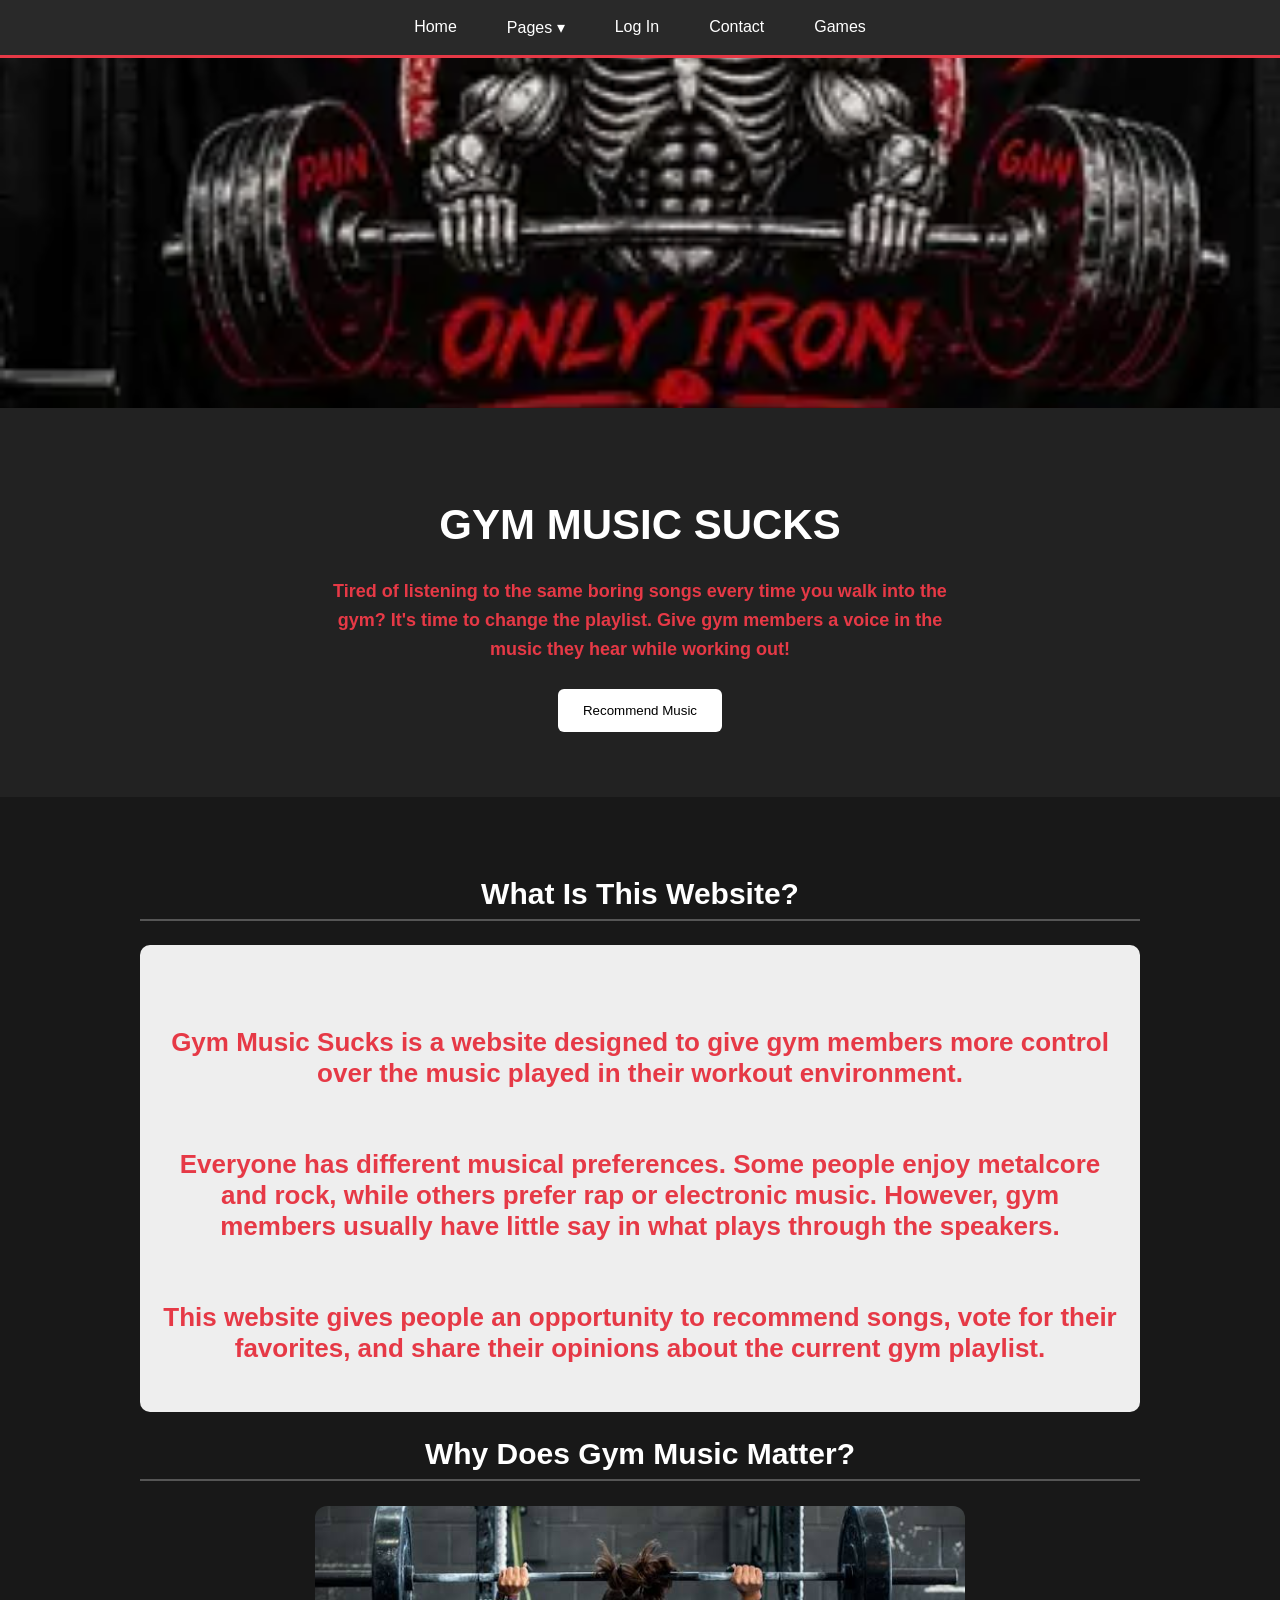
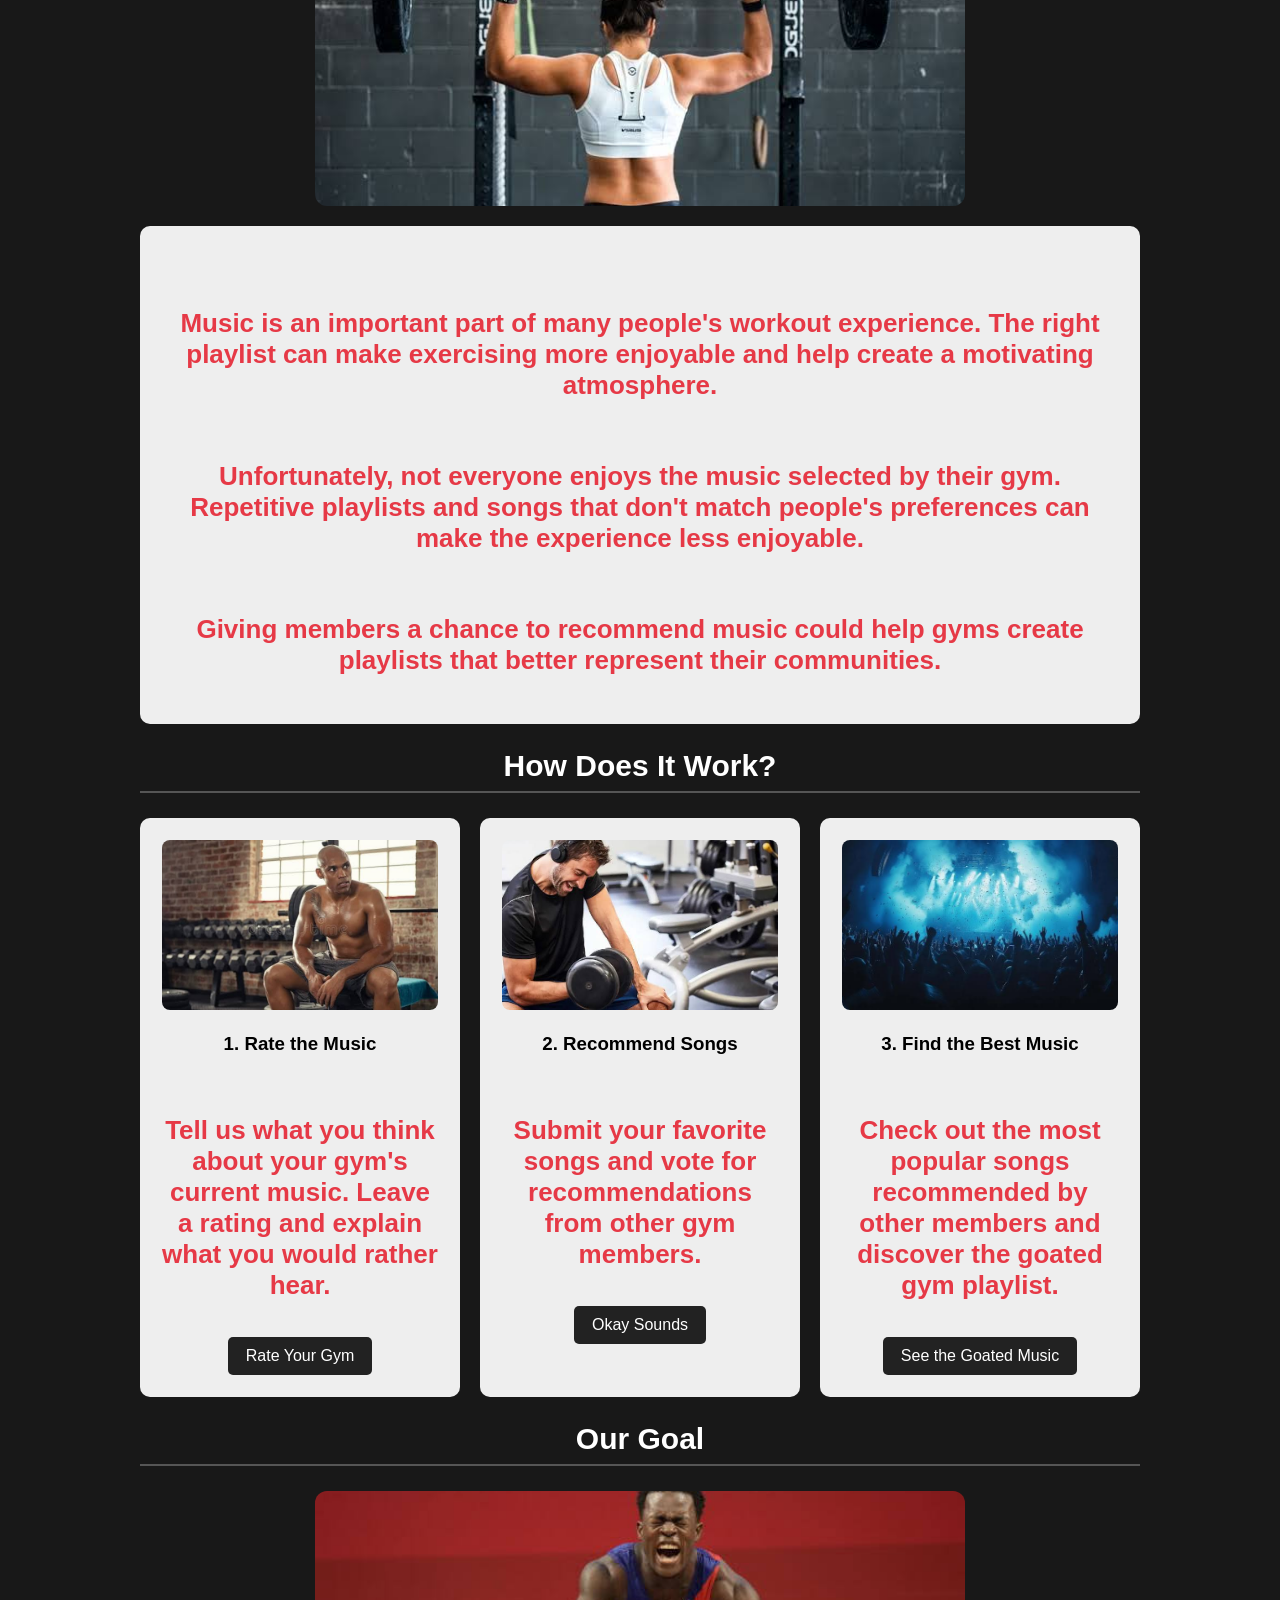
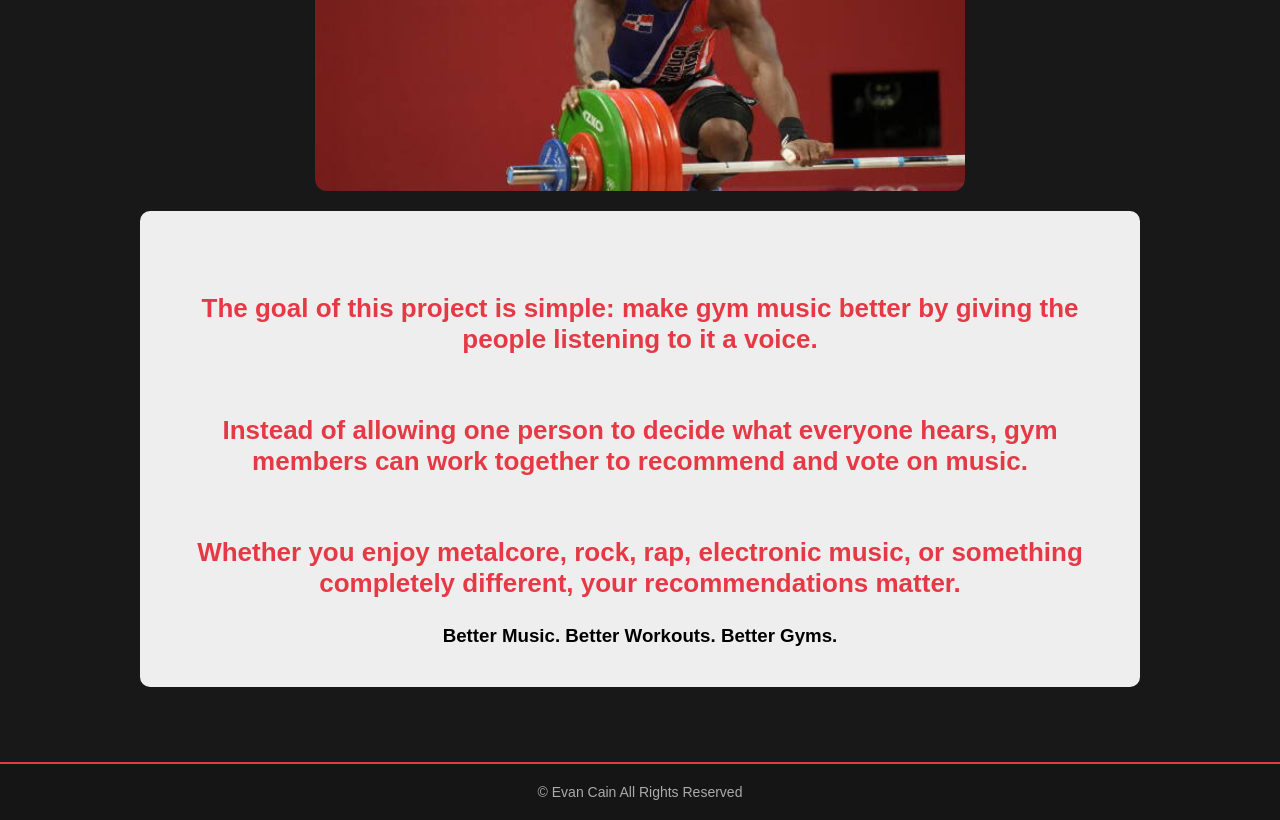
<file: docs/index.html>
<!DOCTYPE html>
<html>
<head>
    <link rel="stylesheet" href="style.css">
    <title>Gym Music Sucks - Home</title>

    <style>
        .hero {
            text-align: center;
            padding: 65px 20px;
            background: #222;
            color: white;
        }

        .hero h1 {
            font-size: 42px;
        }

        .hero p {
            font-size: 18px;
            max-width: 650px;
            margin: auto;
            line-height: 1.6;
        }

        .hero button {
            margin-top: 25px;
            padding: 14px 25px;
            background: white;
            color: black;
            border: none;
            border-radius: 6px;
            cursor: pointer;
        }

        .content {
            max-width: 1000px;
            margin: 35px auto;
            padding: 20px;
        }

        .info-box {
            background: #eeeeee;
            color: black;
            padding: 22px;
            margin: 20px 0;
            border-radius: 10px;
        }

        .page-links {
            display: grid;
            grid-template-columns: repeat(auto-fit, minmax(220px, 1fr));
            gap: 20px;
            margin-top: 25px;
        }

        .page-card {
            background: #eeeeee;
            color: black;
            padding: 22px;
            border-radius: 10px;
            text-align: center;
        }

        .page-card img {
            width: 100%;
            height: 170px;
            object-fit: cover;
            border-radius: 8px;
        }

        .page-card a {
            display: inline-block;
            margin-top: 10px;
            padding: 10px 18px;
            background: #222;
            color: white;
            text-decoration: none;
            border-radius: 5px;
        }

        .page-card a:hover {
            background: #555;
        }

        .content h2 {
            border-bottom: 2px solid #555;
            padding-bottom: 8px;
        }

        .section-image {
            display: block;
            width: 100%;
            max-width: 650px;
            height: 300px;
            object-fit: cover;
            margin: 20px auto;
            border-radius: 12px;
        }

        .banner-image {
            width: 100%;
            max-height: 350px;
            object-fit: cover;
            display: block;
        }
    </style>
</head>

<body>

<nav>
    <ul>
        <li><a href="index.html">Home</a></li>

        <li>
            <a href="">Pages ▾</a>
            <ul>
                <li><a href="sucky.html">Gym Music Sucks</a></li>
                <li><a href="basic.html">Okay Sounds</a></li>
                <li><a href="goated.html">Goated Music Choice</a></li>
            </ul>
        </li>

        <li><a href="LoginTest.html">Log In</a></li>
        <li><a href="contact.html">Contact</a></li>
        <li><a href="Games.html">Games</a></li>
    </ul>
</nav>


<img class="banner-image"
     src="PagePhotos/flesh.webp"
     alt="Gym interior">

<div class="hero">

    <h1>GYM MUSIC SUCKS</h1>

    <p>
        Tired of listening to the same boring songs
        every time you walk into the gym?
        It's time to change the playlist.
        Give gym members a voice in the music
        they hear while working out!
    </p>

    <button onclick="location.href='basic.html'">
        Recommend Music
    </button>

</div>

<div class="content">

    <!-- ABOUT -->

    <h2>What Is This Website?</h2>

    <div class="info-box">

        <p>
            Gym Music Sucks is a website designed to give
            gym members more control over the music played
            in their workout environment.
        </p>

        <p>
            Everyone has different musical preferences.
            Some people enjoy metalcore and rock, while
            others prefer rap or electronic music.
            However, gym members usually have little say
            in what plays through the speakers.
        </p>

        <p>
            This website gives people an opportunity to
            recommend songs, vote for their favorites,
            and share their opinions about the current
            gym playlist.
        </p>

    </div>

    <!-- WHY MUSIC MATTERS -->

    <h2>Why Does Gym Music Matter?</h2>

    <img class="section-image"
         src="PagePhotos/woman.jpg"
         alt="Person working out while listening to music">

    <div class="info-box">

        <p>
            Music is an important part of many people's
            workout experience. The right playlist can
            make exercising more enjoyable and help
            create a motivating atmosphere.
        </p>

        <p>
            Unfortunately, not everyone enjoys the music
            selected by their gym. Repetitive playlists
            and songs that don't match people's preferences
            can make the experience less enjoyable.
        </p>

        <p>
            Giving members a chance to recommend music
            could help gyms create playlists that better
            represent their communities.
        </p>

    </div>

    <!-- HOW IT WORKS -->

    <h2>How Does It Work?</h2>

    <div class="page-links">

        <div class="page-card">

            <img src="PagePhotos/guy.jpg"
                 alt="Gym member reviewing music">

            <h3>1. Rate the Music</h3>

            <p>
                Tell us what you think about your gym's
                current music. Leave a rating and explain
                what you would rather hear.
            </p>

            <a href="sucky.html">Rate Your Gym</a>

        </div>

        <div class="page-card">

            <img src="PagePhotos/dumb.jpg"
                 alt="Headphones and music">

            <h3>2. Recommend Songs</h3>

            <p>
                Submit your favorite songs and vote
                for recommendations from other gym
                members.
            </p>

            <a href="basic.html">Okay Sounds</a>

        </div>

        <div class="page-card">

            <img src="PagePhotos/crowd.jpg"
                 alt="Rock concert crowd">

            <h3>3. Find the Best Music</h3>

            <p>
                Check out the most popular songs
                recommended by other members and
                discover the goated gym playlist.
            </p>

            <a href="goated.html">See the Goated Music</a>

        </div>

    </div>

    <!-- OUR GOAL -->

    <h2>Our Goal</h2>

    <img class="section-image"
         src="PagePhotos/pow.jpg"
         alt="Athlete lifting weights">

    <div class="info-box">

        <p>
            The goal of this project is simple:
            make gym music better by giving the people
            listening to it a voice.
        </p>

        <p>
            Instead of allowing one person to decide
            what everyone hears, gym members can work
            together to recommend and vote on music.
        </p>

        <p>
            Whether you enjoy metalcore, rock, rap,
            electronic music, or something completely
            different, your recommendations matter.
        </p>

        <h3>Better Music. Better Workouts. Better Gyms.</h3>

    </div>

</div>

<footer>
    &copy; Evan Cain All Rights Reserved
</footer>

</body>
</html>
</file>
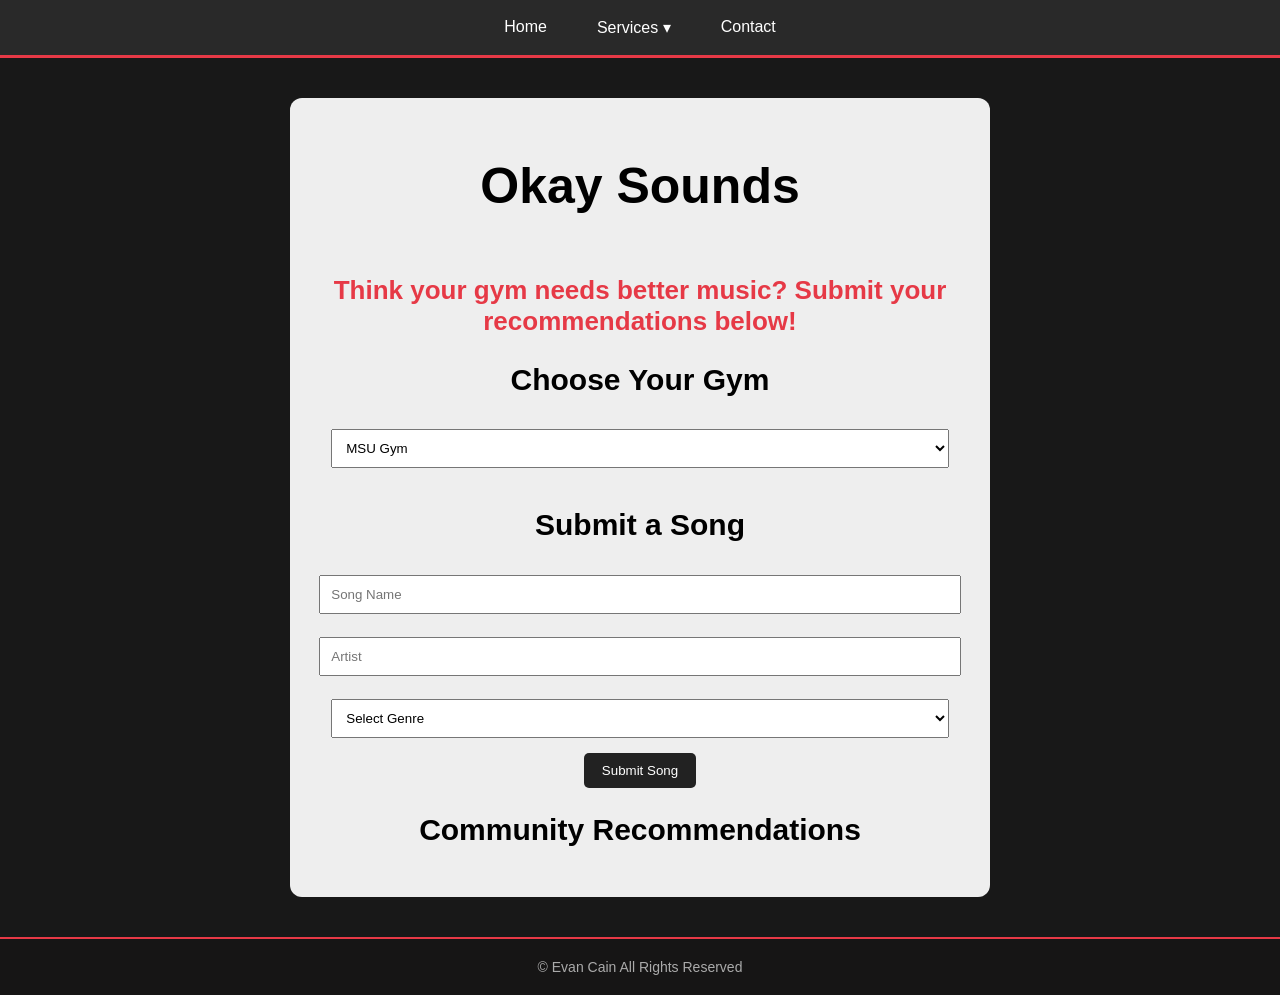
<file: docs/basic.html>
<!DOCTYPE html>
<html>
<head>
    <link rel="stylesheet" href="style.css">
    <title>Okay Sounds</title>

    <style>
        .music-container {
            max-width: 650px;
            margin: 40px auto;
            padding: 25px;
            background: #eeeeee;
            color: black;
            border-radius: 12px;
        }

        input, select {
            width: 95%;
            padding: 10px;
            margin: 8px 0 15px;
        }

        button {
            padding: 10px 18px;
            background: #222;
            color: white;
            border: none;
            cursor: pointer;
            border-radius: 5px;
        }

        .song {
            background: white;
            padding: 12px;
            margin-top: 12px;
            border-radius: 8px;
        }
    </style>
</head>

<body>

<nav>
    <ul>
        <li><a href="index.html">Home</a></li>
        <li>
            <a href=""> Services ▾</a>
            <ul>
                <li><a href="sucky.html">Gym Music Sucks</a></li>
                <li><a href="basic.html">Okay Sounds</a></li>
                <li><a href="goated.html">Goated Music Choice</a></li>
            </ul>
        </li>
        <li><a href="contact.html">Contact</a></li>
    </ul>
</nav>

<div class="music-container">

    <h1>Okay Sounds</h1>

    <p>Think your gym needs better music? Submit your recommendations below!</p>

    <h2>Choose Your Gym</h2>

    <select id="gym">
        <option value="MSU Gym">MSU Gym</option>
        <option value="Planet Fitness">Planet Fitness</option>
        <option value="Anytime Fitness">Anytime Fitness</option>
        <option value="Other">Other</option>
    </select>

    <h2>Submit a Song</h2>

    <input type="text" id="songName" placeholder="Song Name">

    <input type="text" id="artist" placeholder="Artist">

    <select id="genre">
        <option>Select Genre</option>
        <option>Pop</option>
        <option>Metal</option>
        <option>Country</option>
        <option>Indie</option>
        <option>Jazz</option>
        <option>R&B</option>
        <option>Metalcore</option>
        <option>Rock</option>
        <option>Rap</option>
        <option>Electronic</option>
        <option>Microwave Sounds</option>
        <option>Other</option>
    </select>

    <button onclick="addSong()">Submit Song</button>

    <h2>Community Recommendations</h2>

    <div id="songList"></div>

</div>

<script>
    let songs = JSON.parse(localStorage.getItem("gymSongs")) || [];

    function addSong() {
        let name = document.getElementById("songName").value.trim();
        let artist = document.getElementById("artist").value.trim();
        let genre = document.getElementById("genre").value;
        let gym = document.getElementById("gym").value;

        if (name === "" || artist === "") {
            alert("Please enter a song and artist!");
            return;
        }

        songs.push({
            name: name,
            artist: artist,
            genre: genre,
            gym: gym,
            votes: 0
        });

        localStorage.setItem("gymSongs", JSON.stringify(songs));

        document.getElementById("songName").value = "";
        document.getElementById("artist").value = "";

        displaySongs();
    }

    function vote(index) {
        songs[index].votes++;

        localStorage.setItem("gymSongs", JSON.stringify(songs));

        displaySongs();
    }

    function displaySongs() {
        let list = document.getElementById("songList");
        list.innerHTML = "";

        songs.forEach((song, index) => {
            let div = document.createElement("div");
            div.className = "song";

            let heading = document.createElement("h3");
            heading.textContent = song.name + " - " + song.artist;

            let details = document.createElement("p");
            details.textContent = song.gym + " | " + song.genre;

            let votes = document.createElement("p");
            votes.textContent = "Votes: " + song.votes;

            let button = document.createElement("button");
            button.textContent = "👍 Vote";
            button.onclick = function() {
                vote(index);
            };

            div.appendChild(heading);
            div.appendChild(details);
            div.appendChild(votes);
            div.appendChild(button);

            list.appendChild(div);
        });
    }

    displaySongs();
</script>

<footer>
    &copy; Evan Cain All Rights Reserved
</footer>

</body>
</html>
</file>
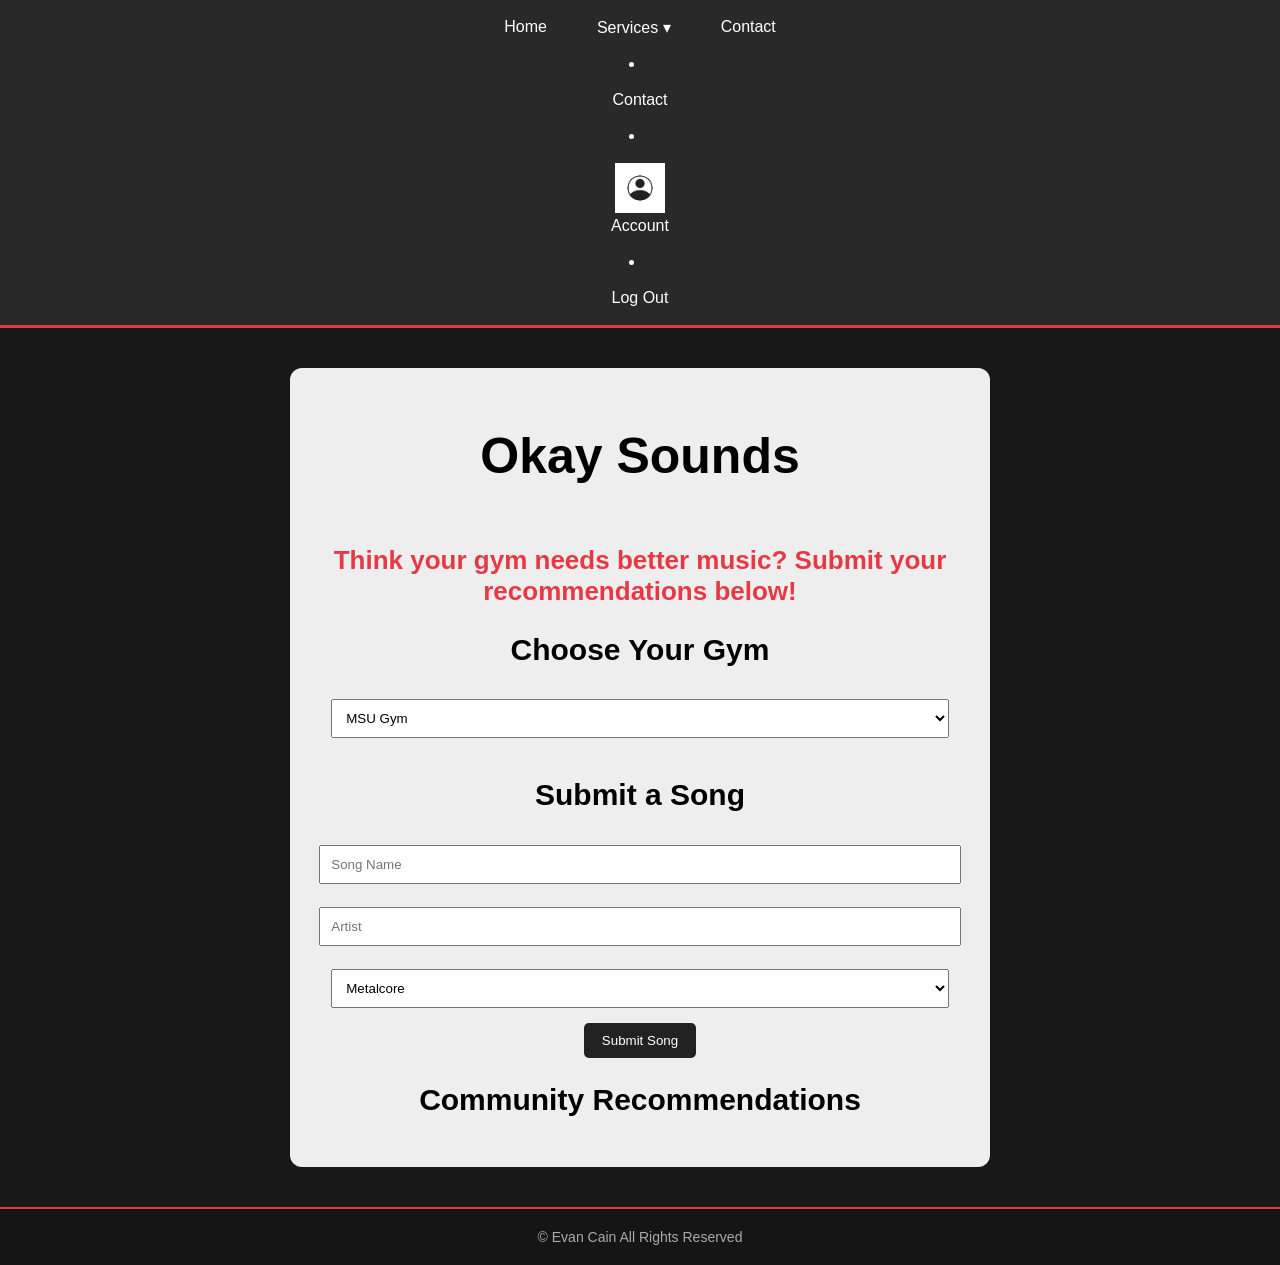
<file: docs/basicin.html>
<!DOCTYPE html>
<html>
<head>
    <link rel="stylesheet" href="style.css">
    <title>Okay Sounds</title>

    <style>
        .music-container {
            max-width: 650px;
            margin: 40px auto;
            padding: 25px;
            background: #eeeeee;
            color: black;
            border-radius: 12px;
        }

        input, select {
            width: 95%;
            padding: 10px;
            margin: 8px 0 15px;
        }

        button {
            padding: 10px 18px;
            background: #222;
            color: white;
            border: none;
            cursor: pointer;
            border-radius: 5px;
        }

        .song {
            background: white;
            padding: 12px;
            margin-top: 12px;
            border-radius: 8px;
        }
    </style>
</head>

<body>

<nav>
    <ul>
        <li><a href="HomeSignedIn.html">Home</a></li>
        <li>
            <a href="">Services ▾</a>
            <ul>
                <li><a href="sucky.html">Rate Your Gym Music</a></li>
                <li><a href="basic.html">Okay Sounds</a></li>
                <li><a href="goated.html">Goated Music Choice</a></li>
            </ul>
        </li>
        <li><a href="contact.html">Contact</a></li>
    </ul>
    <div id="nav-auth-container">

    <div id="logged-in-profile" style="display: none; align-items: center; gap: 10px; position: relative;">
        <div id="profile-icon" style="width: 36px; height: 36px; background-color: #007bff; color: white; border-radius: 50%; display: flex; justify-content: center; align-items: center; font-weight: bold; cursor: pointer; text-transform: uppercase;">
            U
        </div>
        
        <div id="profile-dropdown" style="display: none; position: absolute; top: 42px; right: 0; background-color: white; border: 1px solid #cccccc; border-radius: 4px; box-shadow: 0 4px 12px rgba(0,0,0,0.15); width: 150px; z-index: 100; text-align: left; padding: 5px 0;">
            <a href="HomeSignedIn.html" style="display: block; padding: 10px 15px; color: #333; text-decoration: none; font-size: 14px;">My Account</a>
            <hr style="border: 0; border-top: 1px solid #eee; margin: 5px 0;">
            <a href="Project 3 Code Test.html" id="logout-btn" style="display: block; padding: 10px 15px; color: #dc3545; text-decoration: none; font-size: 14px;">Log Out</a>
        </div>
    </div>
</div>
</li>
            </li>
            <li><a href="contact.html">Contact</a></li>
            <li><a href="accounticon.html">
                <img src="PagePhotos/account-icon.jpg" height="50px" width="=50px" style="clear: right;">
               <center> <span>Account</span> </center>
            </a>
            <ul>
                <li><a href="Profile.html">Edit Profile</a></li>
                <li><a href="Music.html">My Music</a></li>
                <li><a href="Gym.html">My Gym</a></li>
                <li><a href="Friends">Friends</a></li>
            </ul>
            </li>
        </ul>
                <li> <a href="Project 3 Code Test.html">Log Out</a></li>
</nav>

<div class="music-container">

    <h1>Okay Sounds</h1>

    <p>Think your gym needs better music? Submit your recommendations below!</p>

    <h2>Choose Your Gym</h2>

    <select id="gym">
        <option value="MSU Gym">MSU Gym</option>
        <option value="Planet Fitness">Planet Fitness</option>
        <option value="Anytime Fitness">Anytime Fitness</option>
        <option value="Other">Other</option>
    </select>

    <h2>Submit a Song</h2>

    <input type="text" id="songName" placeholder="Song Name">

    <input type="text" id="artist" placeholder="Artist">

    <select id="genre">
        <option>Metalcore</option>
        <option>Rock</option>
        <option>Rap</option>
        <option>Electronic</option>
        <option>Other</option>
    </select>

    <button onclick="addSong()">Submit Song</button>

    <h2>Community Recommendations</h2>

    <div id="songList"></div>

</div>

<script>
    let songs = JSON.parse(localStorage.getItem("gymSongs")) || [];

    function addSong() {
        let name = document.getElementById("songName").value.trim();
        let artist = document.getElementById("artist").value.trim();
        let genre = document.getElementById("genre").value;
        let gym = document.getElementById("gym").value;

        if (name === "" || artist === "") {
            alert("Please enter a song and artist!");
            return;
        }

        songs.push({
            name: name,
            artist: artist,
            genre: genre,
            gym: gym,
            votes: 0
        });

        localStorage.setItem("gymSongs", JSON.stringify(songs));

        document.getElementById("songName").value = "";
        document.getElementById("artist").value = "";

        displaySongs();
    }

    function vote(index) {
        songs[index].votes++;

        localStorage.setItem("gymSongs", JSON.stringify(songs));

        displaySongs();
    }

    function displaySongs() {
        let list = document.getElementById("songList");
        list.innerHTML = "";

        songs.forEach((song, index) => {
            let div = document.createElement("div");
            div.className = "song";

            let heading = document.createElement("h3");
            heading.textContent = song.name + " - " + song.artist;

            let details = document.createElement("p");
            details.textContent = song.gym + " | " + song.genre;

            let votes = document.createElement("p");
            votes.textContent = "Votes: " + song.votes;

            let button = document.createElement("button");
            button.textContent = "👍 Vote";
            button.onclick = function() {
                vote(index);
            };

            div.appendChild(heading);
            div.appendChild(details);
            div.appendChild(votes);
            div.appendChild(button);

            list.appendChild(div);
        });
    }

    displaySongs();
</script>

<footer>
    &copy; Evan Cain All Rights Reserved
</footer>

</body>
</html>
</file>
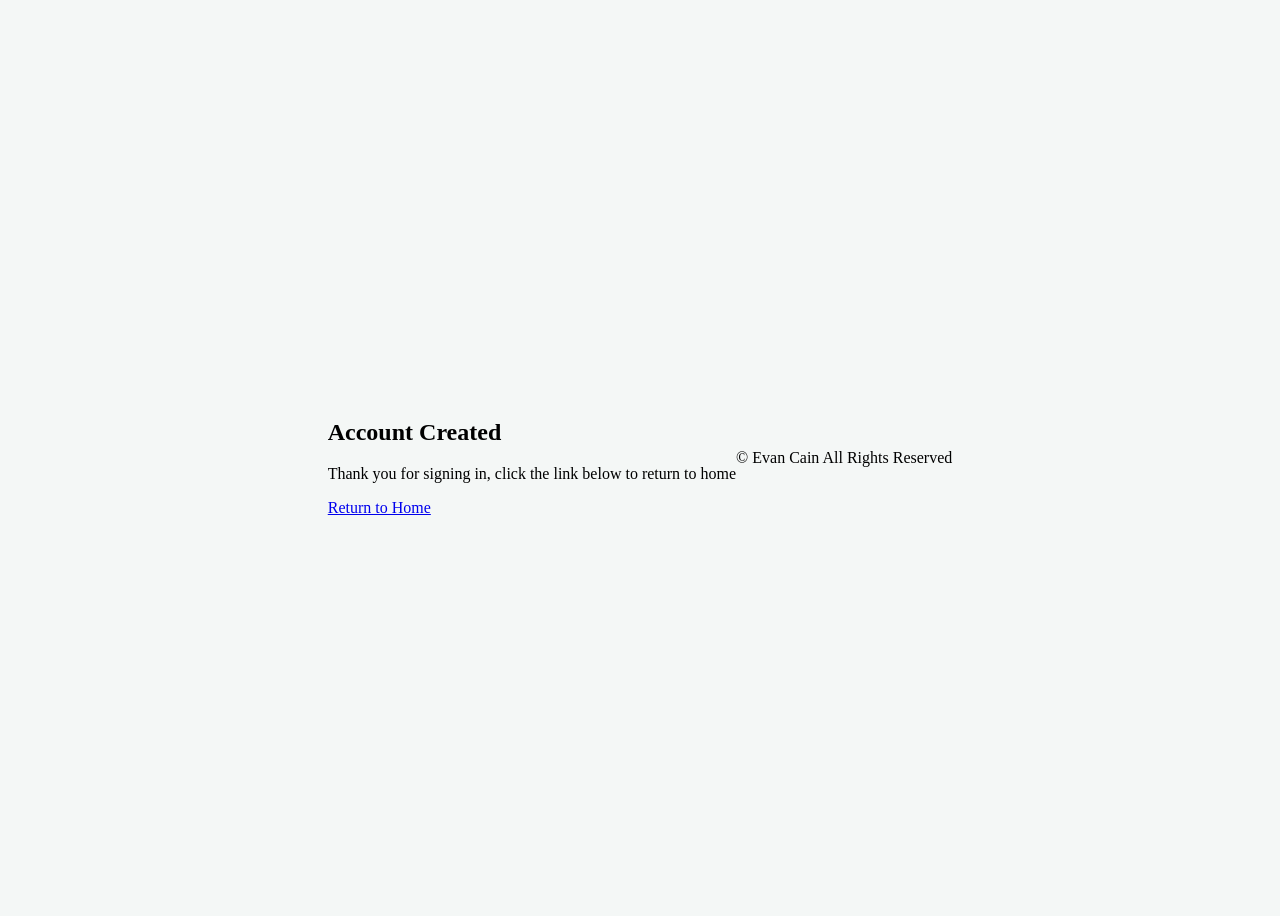
<file: docs/Confrimation.html>
<!DOCTYPE html>
<html lang="en">
<head>
    <meta charset="UTF-8">
    <meta name="viewport" content="width=device-width, initial-scale=1.0">
    <title>Login</title>
    <style>
    
        body {
            background-color: #f4f7f6;
            display: flex;
            justify-content: center;
            align-items: center;
            height: 100vh;
        }
    </style>
    </head>
    <body>
        <div class="box-container">
            <div class="homepage">
                <h2> Account Created</h2>
                <center> <p>Thank you for signing in, click the link below to return to home</p></center>
                <a href="index.html">Return to Home</a>
            </div>
        </div>
    </body>
</article>
    </html>
    <footer> &copy; Evan Cain All Rights Reserved</footer>
</file>
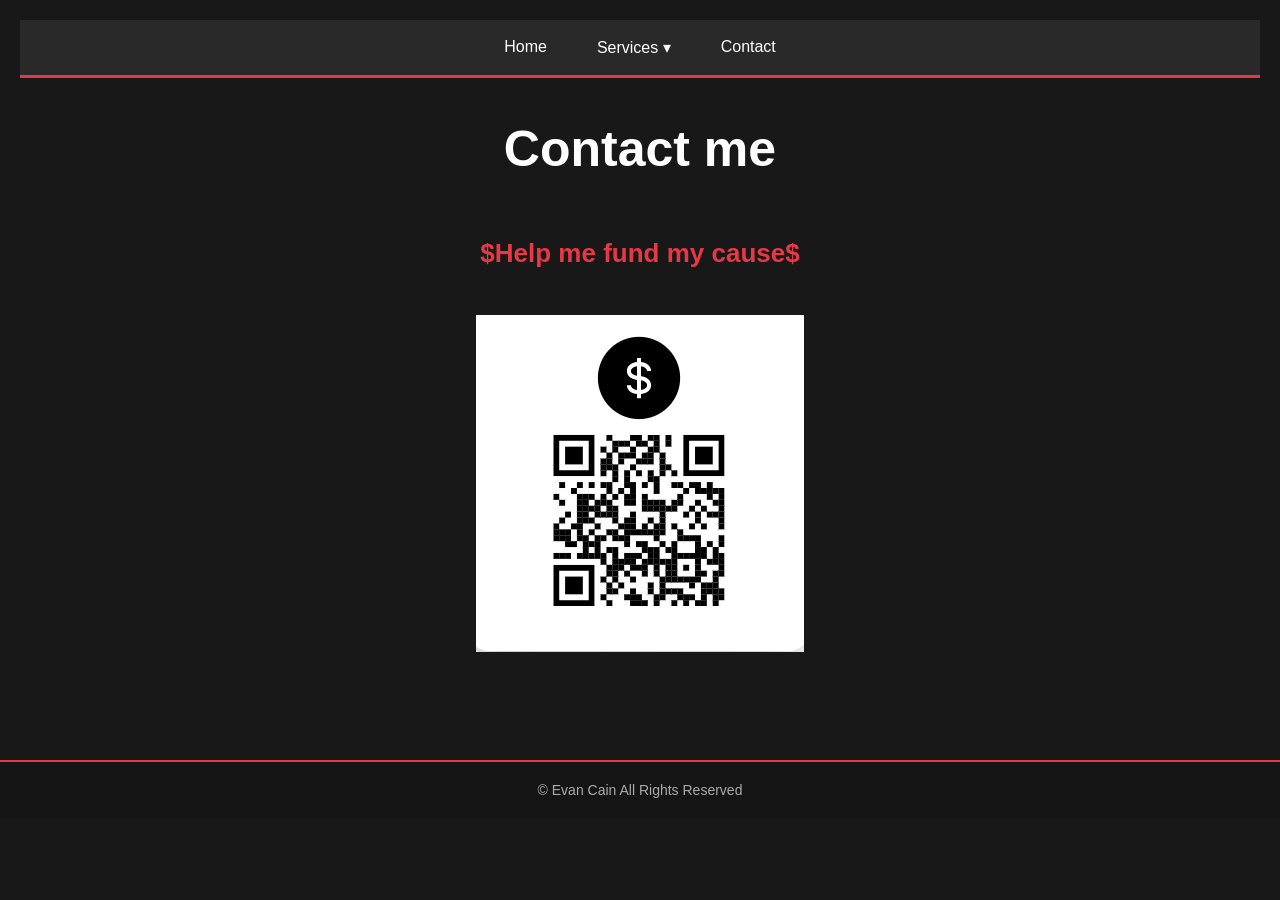
<file: docs/contact.html>
<!DOCTYPE html>
<html>
    <head>
         <link rel="stylesheet" href="style.css">
                  <title>Gym Music Sucks</title>

    </head>
    

        <article>
                <nav>
        <ul>
            <li><a href="index.html">Home</a></li>
            <li>
                <a href="">Services ▾</a>
                <ul>
                    <li><a href="sucky.html">Gym Music Sucks</a></li>
                    <li><a href="basic.html">Okay sounds</a></li>
                    <li><a href="goated.html">goated music choice</a></li>
                </ul>
            </li>
            <li><a href="contact.html">Contact</a></li>
        </ul>
    </nav>
    <body>
            <h1>Contact me</h1>
            <center><p>&dollar;Help me fund my cause&dollar;</p></center>
            <div class="box-container">
               <a href="Outsource" >
                <img src="PagePhotos/Me.png">
               </a>
            </div>
            
        </article>
    </body>
    <footer> &copy; Evan Cain All Rights Reserved</footer>
</html>
</file>
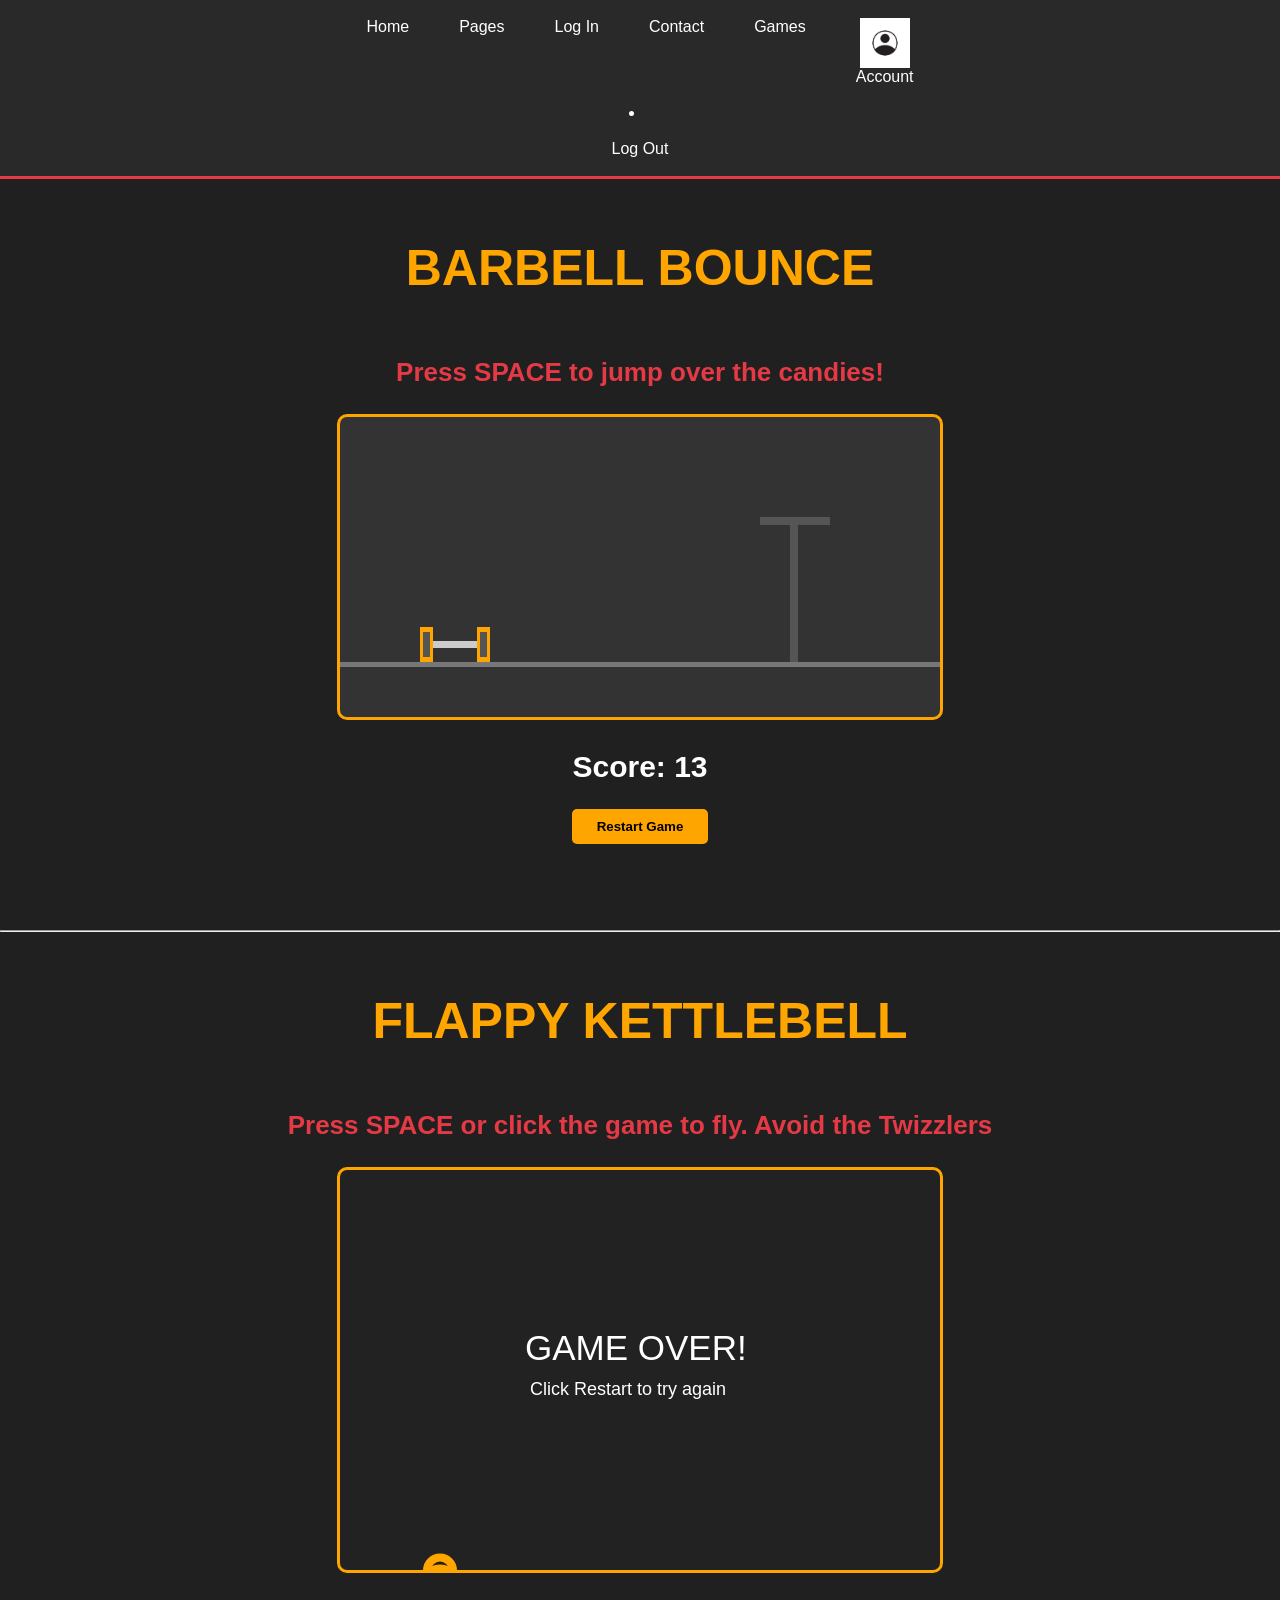
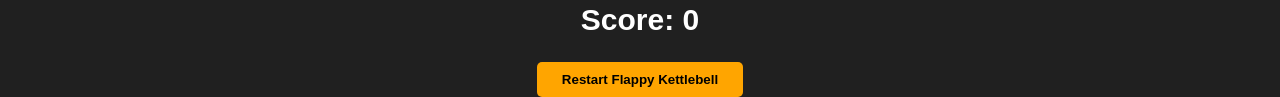
<file: docs/Games.html>
<html>
<head>
    <link rel="stylesheet" href="style.css">
</head>
     <nav>
        <ul>
            <li><a href="HomeSignedIn.html">Home</a></li>
            <li>
                <a href="">Pages</a>
                <ul>
                    <li><a href="suckyin.html">Gym Music Sucks</a></li>
                    <li><a href="basicin.html">Okay sounds</a></li>
                    <li><a href="goatedin.html">goated music choice</a></li>
                </ul>
                <li>
                    <div id="nav-auth-container">
    <a href="LoginTest.html" id="logged-out-link" class="nav-link">Log In</a>

    <div id="logged-in-profile" style="display: none; align-items: center; gap: 10px; position: relative;">
        <div id="profile-icon" style="width: 36px; height: 36px; background-color: #007bff; color: white; border-radius: 50%; display: flex; justify-content: center; align-items: center; font-weight: bold; cursor: pointer; text-transform: uppercase;">
            U
        </div>
        
        <div id="profile-dropdown" style="display: none; position: absolute; top: 42px; right: 0; background-color: white; border: 1px solid #cccccc; border-radius: 4px; box-shadow: 0 4px 12px rgba(0,0,0,0.15); width: 150px; z-index: 100; text-align: left; padding: 5px 0;">
            <a href="HomeSignedIn.html" style="display: block; padding: 10px 15px; color: #333; text-decoration: none; font-size: 14px;">My Account</a>
            <hr style="border: 0; border-top: 1px solid #eee; margin: 5px 0;">
            <a href="Project 3 Code Test.html" id="logout-btn" style="display: block; padding: 10px 15px; color: #dc3545; text-decoration: none; font-size: 14px;">Log Out</a>
        </div>
    </div>
</div>
</li>
            </li>
            <li><a href="contact.html">Contact</a></li>
            <li><a href="Games.html">Games</a></li>
            <li><a href="accounticon.html">
                <img src="PagePhotos/account-icon.jpg" height="50px" width="=50px" style="clear: right;">
               <center> <span>Account</span> </center>
            </a>
            <ul>
                <li><a href="Profile.html">Edit Profile</a></li>
                <li><a href="Music.html">My Music</a></li>
                <li><a href="Gym.html">My Gym</a></li>
                <li><a href="Friends">Friends</a></li>
            </ul>
            </li>
        </ul>
        <li> <a href="Project 3 Code Test.html">Log Out</a></li>
    </nav>
    <title>Barbell Bounce</title>

    <style>
        body {
            background-color: #202020;
            color: white;
            text-align: center;
            font-family: Arial;
        }

        h1 {
            color: orange;
        }

        canvas {
            background: #333;
            border: 3px solid orange;
            border-radius: 10px;
        }

        button {
            padding: 10px 25px;
            background: orange;
            border: none;
            border-radius: 5px;
            font-weight: bold;
            cursor: pointer;
        }
    </style>
</head>

<body>

    <h1>BARBELL BOUNCE</h1>
    <p>Press SPACE to jump over the candies!</p>

    <canvas id="game" width="600" height="300"></canvas>

    <h2>Score: <span id="score">0</span></h2>
    <button onclick="restartGame()">Restart Game</button>

<script>

const canvas = document.getElementById("game");
const ctx = canvas.getContext("2d");

let player = {
    x: 80,
    y: 210,
    width: 70,
    height: 35,
    velocity: 0,
    jumping: false
};

let obstacles = [];
let score = 0;
let gameOver = false;
let gravity = 1.3;

function drawBarbell() {
    // Bar
    ctx.fillStyle = "#cccccc";
    ctx.fillRect(player.x + 10, player.y + 14, 50, 7);

    // Left weight
    ctx.fillStyle = "orange";
    ctx.fillRect(player.x, player.y, 13, 35);

    // Right weight
    ctx.fillRect(player.x + 57, player.y, 13, 35);

    // Weight details
    ctx.fillStyle = "#555";
    ctx.fillRect(player.x + 3, player.y + 5, 7, 25);
    ctx.fillRect(player.x + 60, player.y + 5, 7, 25);
}

function createObstacle() {
    obstacles.push({
        x: canvas.width,
        y: 225,
        width: 25,
        height: 35
    });
}

function drawObstacles() {
    ctx.fillStyle = "red";

    obstacles.forEach(obstacle => {
        ctx.fillRect(
            obstacle.x,
            obstacle.y,
            obstacle.width,
            obstacle.height
        );
    });
}

function jump() {
    if (!player.jumping && !gameOver) {
        player.velocity = -13;
        player.jumping = true;
    }
}

document.addEventListener("keydown", function(event) {
    if (event.code === "Space") {
        event.preventDefault();
        jump();
    }
});

function update() {
    if (gameOver) return;

    // Gravity
    player.y += player.velocity;
    player.velocity += gravity;

    if (player.y >= 210) {
        player.y = 210;
        player.velocity = 0;
        player.jumping = false;
    }

    // Move obstacles
    obstacles.forEach(obstacle => {
        obstacle.x -= 5 + Math.floor(score/50)
    });

    // Remove obstacles
    obstacles = obstacles.filter(obstacle => obstacle.x > -30);

    // Collision detection
    obstacles.forEach(obstacle => {
        if (
            player.x + player.width - 8 > obstacle.x &&
            player.x + 8 < obstacle.x + obstacle.width &&
            player.y + player.height > obstacle.y
        ) {
            gameOver = true;
        }
    });

    score++;
    document.getElementById("score").textContent =
        Math.floor(score / 5);
}

function draw() {
    ctx.clearRect(0, 0, canvas.width, canvas.height);

    ctx.fillStyle = "#777";
    ctx.fillRect(0, 245, 600, 5);

    ctx.fillStyle = "#555";
    ctx.fillRect(450, 100, 8, 145);
    ctx.fillRect(420, 100, 70, 8);

    drawBarbell();
    drawObstacles();

    if (gameOver) {
        ctx.fillStyle = "white";
        ctx.font = "35px Arial";
        ctx.fillText("GAME OVER!", 190, 130);

        ctx.font = "18px Arial";
        ctx.fillText("Click Restart to play again", 185, 165);
    }
}

let obstacleTimer = 0;

function gameLoop() {
    update();
    draw();

    if (!gameOver) {
        obstacleTimer++;

        if (obstacleTimer > 70) {
            createObstacle();
            obstacleTimer = 0;
        }
    }

    requestAnimationFrame(gameLoop);
}

function restartGame() {
    player.y = 210;
    player.velocity = 0;
    player.jumping = false;

    obstacles = [];
    score = 0;
    gameOver = false;
    obstacleTimer = 0;
}

gameLoop();

</script>

<br>
<br>
<br>

<!-- FLAPPY KETTLEBELL GAME -->

<hr style="margin-top: 50px;">

<h1>FLAPPY KETTLEBELL</h1>
<p>Press SPACE or click the game to fly. Avoid the Twizzlers</p>

<canvas id="flappyGame" width="600" height="400"
style="background:#222; border:3px solid orange; border-radius:10px;">
</canvas>

<h2>Score: <span id="flappyScore">0</span></h2>
<button onclick="restartFlappy()">Restart Flappy Kettlebell</button>

<script>

const fCanvas = document.getElementById("flappyGame");
const fCtx = fCanvas.getContext("2d");

let kettle = {
    x: 100,
    y: 180,
    velocity: 0
};

let pipes = [];
let flappyScore = 0;
let flappyOver = false;
let pipeTimer = 0;

function drawKettlebell() {
    // Handle
    fCtx.strokeStyle = "orange";
    fCtx.lineWidth = 8;
    fCtx.beginPath();
    fCtx.arc(kettle.x, kettle.y - 12, 13, Math.PI, 0);
    fCtx.stroke();

    // Body
    fCtx.fillStyle = "orange";
    fCtx.beginPath();
    fCtx.arc(kettle.x, kettle.y + 5, 23, 0, Math.PI * 2);
    fCtx.fill();

    // Eyes
    fCtx.fillStyle = "white";
    fCtx.beginPath();
    fCtx.arc(kettle.x - 8, kettle.y + 2, 5, 0, Math.PI * 2);
    fCtx.arc(kettle.x + 8, kettle.y + 2, 5, 0, Math.PI * 2);
    fCtx.fill();

    // Pupils
    fCtx.fillStyle = "black";
    fCtx.beginPath();
    fCtx.arc(kettle.x - 8, kettle.y + 2, 2, 0, Math.PI * 2);
    fCtx.arc(kettle.x + 8, kettle.y + 2, 2, 0, Math.PI * 2);
    fCtx.fill();

    // Smile
    fCtx.strokeStyle = "white";
    fCtx.lineWidth = 5;
    fCtx.beginPath();
    fCtx.arc(kettle.x, kettle.y - 50, 75, Math.PI, 0);
    fCtx.stroke();
}

function makePipes() {
    let gap = 140;
    let topHeight = Math.random() * 140 + 20;

    pipes.push({
        x: 600,
        top: topHeight,
        bottom: topHeight + gap,
        scored: false
    });
}

function drawPipes() {
    fCtx.fillStyle = "red";

    pipes.forEach(pipe => {
        // Top obstacle
        fCtx.fillRect(pipe.x, 0, 45, pipe.top);

        // Bottom obstacle
        fCtx.fillRect(
            pipe.x,
            pipe.bottom,
            45,
            400 - pipe.bottom
        );
    });
}

function flappyJump() {
    if (!flappyOver) {
        kettle.velocity = -6;
    }
}

fCanvas.addEventListener("click", flappyJump);

document.addEventListener("keydown", function(event) {
    if (event.code === "Space") {
        event.preventDefault();
        flappyJump();
    }
});

function updateFlappy() {
    if (flappyOver) return;

    // Gravity
    kettle.velocity += 0.50;
    kettle.y += kettle.velocity;

    // Move pipes
    pipes.forEach(pipe => {
        pipe.x -= 3;

        // Score
        if (!pipe.scored && pipe.x + 45 < kettle.x) {
            flappyScore++;
            pipe.scored = true;
            document.getElementById("flappyScore").textContent =
                flappyScore;
        }

        // Collision
        if (
            kettle.x + 20 > pipe.x &&
            kettle.x - 20 < pipe.x + 45 &&
            (kettle.y - 20 < pipe.top ||
             kettle.y + 20 > pipe.bottom)
        ) {
            flappyOver = true;
        }
    });

    pipes = pipes.filter(pipe => pipe.x > -50);

    // Screen boundaries
    if (kettle.y < 0 || kettle.y > 400) {
        flappyOver = true;
    }

    // Spawn pipes
    pipeTimer++;

    if (pipeTimer > 90) {
        makePipes();
        pipeTimer = 0;
    }
}

function drawFlappy() {
    fCtx.clearRect(0, 0, 600, 400);

    drawPipes();
    drawKettlebell();

    if (flappyOver) {
        fCtx.fillStyle = "white";
        fCtx.font = "35px Arial";
        fCtx.fillText("GAME OVER!", 185, 190);

        fCtx.font = "18px Arial";
        fCtx.fillText("Click Restart to try again", 190, 225);
    }
}

function flappyLoop() {
    updateFlappy();
    drawFlappy();
    requestAnimationFrame(flappyLoop);
}

function restartFlappy() {
    kettle.y = 180;
    kettle.velocity = 0;
    pipes = [];
    flappyScore = 0;
    pipeTimer = 0;
    flappyOver = false;

    document.getElementById("flappyScore").textContent = 0;
}

function drawKettlebell() {

    // Animate wings
    let flap = Math.sin(Date.now() / 90) * 12;

    // Left wing
    fCtx.save();
    fCtx.translate(kettle.x - 18, kettle.y + 3);
    fCtx.rotate(-flap * Math.PI / 180);

    fCtx.fillStyle = "#ffcc66";
    fCtx.beginPath();
    fCtx.ellipse(-15, 0, 19, 9, -0.3, 0, Math.PI * 2);
    fCtx.fill();
    fCtx.restore();

    // Right wing
    fCtx.save();
    fCtx.translate(kettle.x + 18, kettle.y + 3);
    fCtx.rotate(flap * Math.PI / 180);

    fCtx.fillStyle = "#ffcc66";
    fCtx.beginPath();
    fCtx.ellipse(15, 0, 19, 9, 0.3, 0, Math.PI * 2);
    fCtx.fill();
    fCtx.restore();

    // Handle
    fCtx.strokeStyle = "orange";
    fCtx.lineWidth = 8;
    fCtx.beginPath();
    fCtx.arc(kettle.x, kettle.y - 12, 13, Math.PI, 0);
    fCtx.stroke();

    // Body
    fCtx.fillStyle = "orange";
    fCtx.beginPath();
    fCtx.arc(kettle.x, kettle.y + 5, 23, 0, Math.PI * 2);
    fCtx.fill();

    // Eyes
    fCtx.fillStyle = "white";
    fCtx.beginPath();
    fCtx.arc(kettle.x - 8, kettle.y + 2, 5, 0, Math.PI * 2);
    fCtx.arc(kettle.x + 8, kettle.y + 2, 5, 0, Math.PI * 2);
    fCtx.fill();

    // Pupils
    fCtx.fillStyle = "black";
    fCtx.beginPath();
    fCtx.arc(kettle.x - 8, kettle.y + 2, 2, 0, Math.PI * 2);
    fCtx.arc(kettle.x + 8, kettle.y + 2, 2, 0, Math.PI * 2);
    fCtx.fill();

    // Smile
    fCtx.strokeStyle = "white";
    fCtx.lineWidth = 3;
    fCtx.beginPath();
    fCtx.arc(kettle.x, kettle.y + 15 , 5, Math.PI, 0, true);
    fCtx.stroke();
}


flappyLoop();

</script>

</body>
</html>
</file>
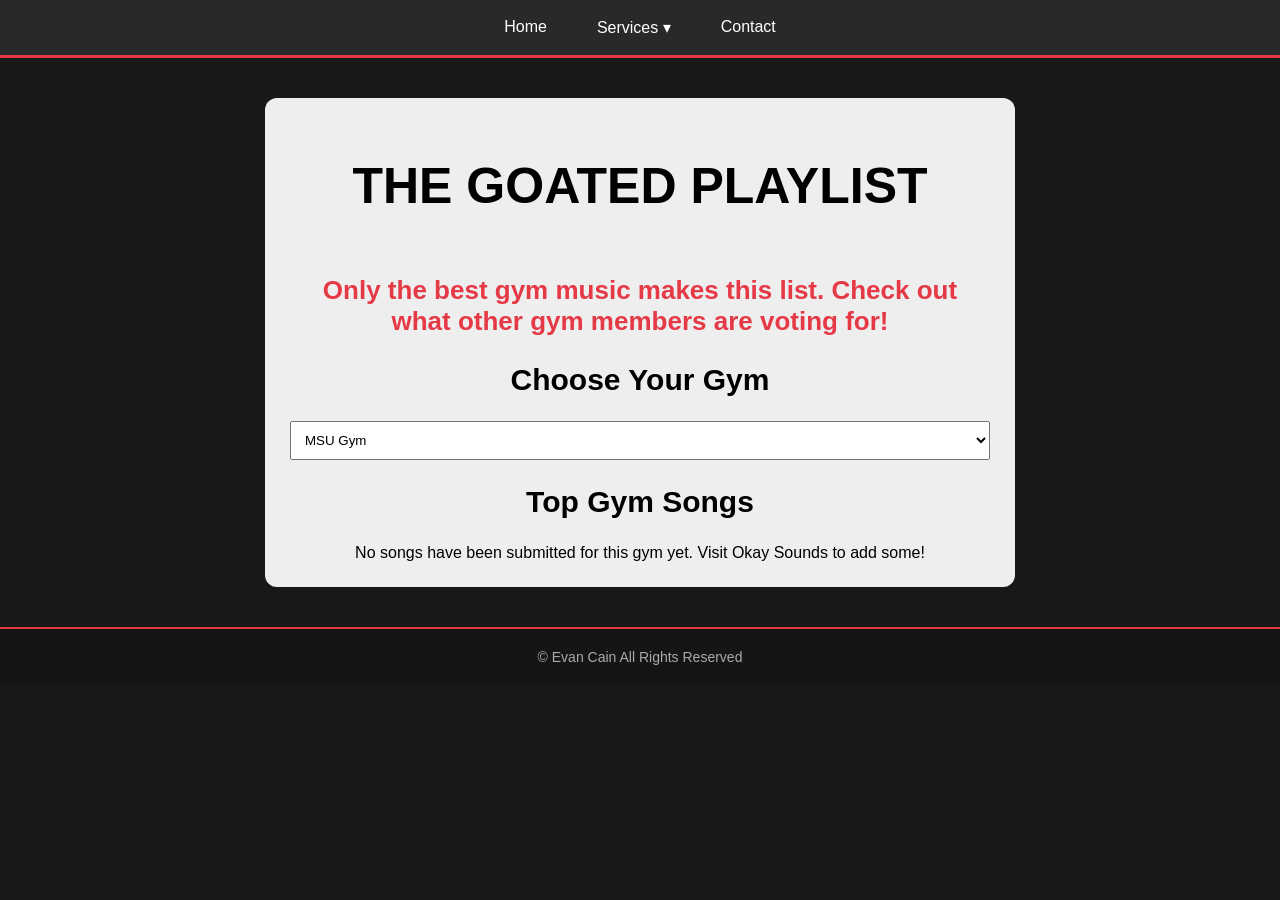
<file: docs/goated.html>
<!DOCTYPE html>
<html>
<head>
    <link rel="stylesheet" href="style.css">
    <title>Goated Music Choices</title>

    <style>
        .music-container {
            max-width: 700px;
            margin: 40px auto;
            padding: 25px;
            background: #eeeeee;
            color: black;
            border-radius: 12px;
        }

        .song {
            background: white;
            padding: 15px;
            margin: 12px 0;
            border-radius: 8px;
        }

        select {
            padding: 10px;
            width: 100%;
        }
    </style>
</head>

<body>

<nav>
    <ul>
        <li><a href="index.html">Home</a></li>
        <li>
            <a href="">Services ▾</a>
            <ul>
                <li><a href="sucky.html">Gym Music Sucks</a></li>
                <li><a href="basic.html">Okay Sounds</a></li>
                <li><a href="goated.html">Goated Music Choice</a></li>
            </ul>
        </li>
        <li><a href="contact.html">Contact</a></li>
    </ul>
</nav>

<div class="music-container">

    <h1>THE GOATED PLAYLIST</h1>

    <p>Only the best gym music makes this list. Check out what other gym members are voting for!</p>

    <h2>Choose Your Gym</h2>

    <select id="gym" onchange="showSongs()">
        <option value="MSU Gym">MSU Gym</option>
        <option value="Planet Fitness">Planet Fitness</option>
        <option value="Anytime Fitness">Anytime Fitness</option>
        <option value="Other">Other</option>
    </select>

    <h2>Top Gym Songs</h2>

    <div id="songList"></div>

</div>

<script>
    function showSongs() {
        let gym = document.getElementById("gym").value;

        let songs = JSON.parse(localStorage.getItem("gymSongs")) || [];

        let filtered = songs.filter(song => song.gym === gym);

        filtered.sort((a, b) => b.votes - a.votes);

        let list = document.getElementById("songList");
        list.innerHTML = "";

        if (filtered.length === 0) {
            list.textContent = "No songs have been submitted for this gym yet. Visit Okay Sounds to add some!";
            return;
        }

        filtered.forEach((song, index) => {
            let div = document.createElement("div");
            div.className = "song";

            let heading = document.createElement("h3");
            heading.textContent = (index + 1) + ". " + song.name + " - " + song.artist;

            let details = document.createElement("p");
            details.textContent = "Genre: " + song.genre;

            let votes = document.createElement("p");
            votes.textContent = "👍 " + song.votes + " votes";

            div.appendChild(heading);
            div.appendChild(details);
            div.appendChild(votes);

            list.appendChild(div);
        });
    }

    showSongs();
</script>

<footer>
    &copy; Evan Cain All Rights Reserved
</footer>

</body>
</html>
</file>
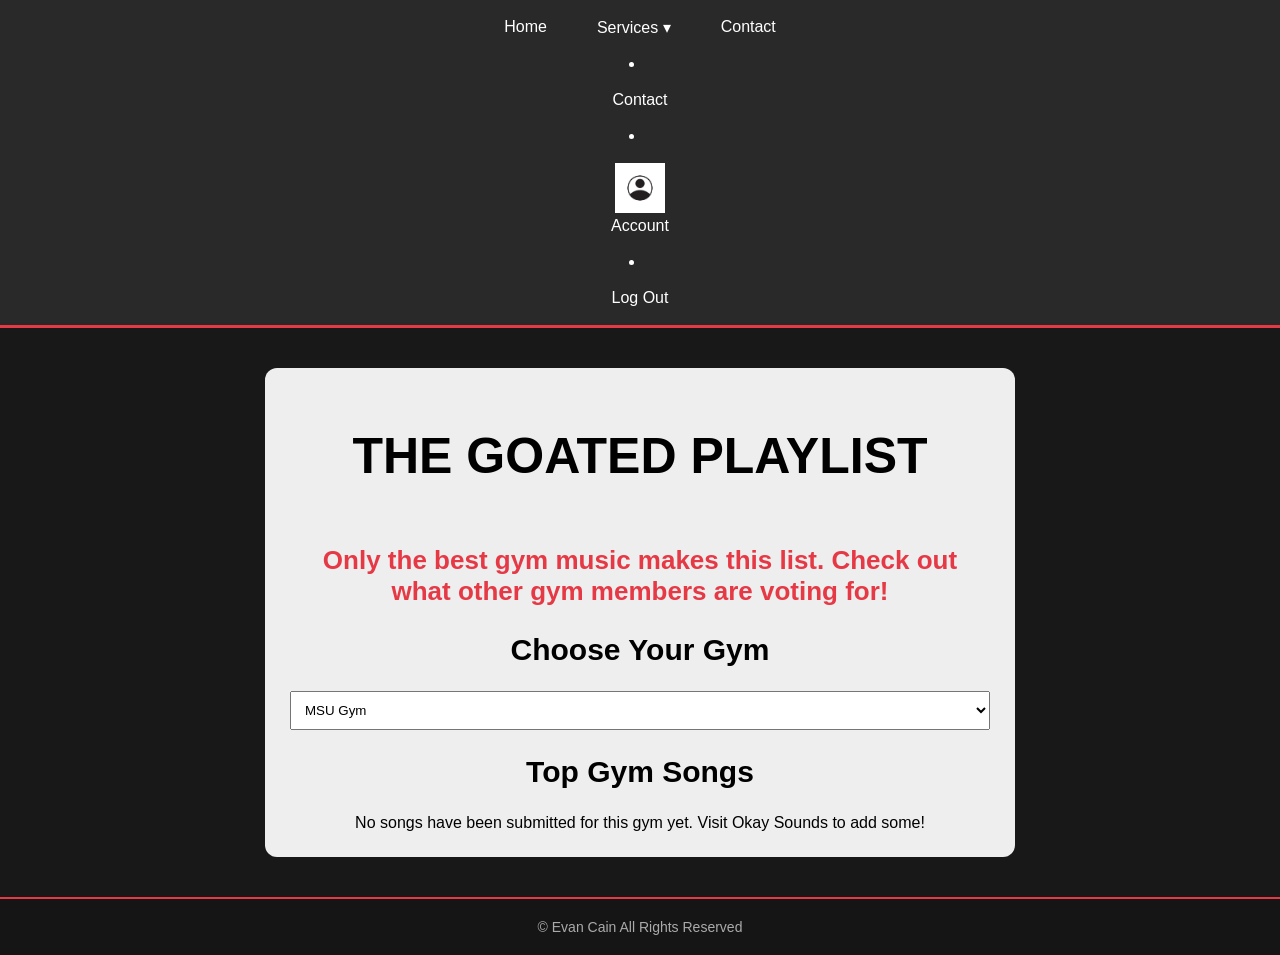
<file: docs/goatedin.html>
<!DOCTYPE html>
<html>
<head>
    <link rel="stylesheet" href="style.css">
    <title>Goated Music Choices</title>

    <style>
        .music-container {
            max-width: 700px;
            margin: 40px auto;
            padding: 25px;
            background: #eeeeee;
            color: black;
            border-radius: 12px;
        }

        .song {
            background: white;
            padding: 15px;
            margin: 12px 0;
            border-radius: 8px;
        }

        select {
            padding: 10px;
            width: 100%;
        }
    </style>
</head>

<body>

<nav>
    <ul>
        <li><a href="index.html">Home</a></li>
        <li>
            <a href="">Services ▾</a>
            <ul>
                <li><a href="sucky.html">Rate Your Gym Music</a></li>
                <li><a href="basic.html">Okay Sounds</a></li>
                <li><a href="goated.html">Goated Music Choice</a></li>
            </ul>
        </li>
        <li><a href="contact.html">Contact</a></li>
    </ul>
    <div id="nav-auth-container">

    <div id="logged-in-profile" style="display: none; align-items: center; gap: 10px; position: relative;">
        <div id="profile-icon" style="width: 36px; height: 36px; background-color: #007bff; color: white; border-radius: 50%; display: flex; justify-content: center; align-items: center; font-weight: bold; cursor: pointer; text-transform: uppercase;">
            U
        </div>
        
        <div id="profile-dropdown" style="display: none; position: absolute; top: 42px; right: 0; background-color: white; border: 1px solid #cccccc; border-radius: 4px; box-shadow: 0 4px 12px rgba(0,0,0,0.15); width: 150px; z-index: 100; text-align: left; padding: 5px 0;">
            <a href="HomeSignedIn.html" style="display: block; padding: 10px 15px; color: #333; text-decoration: none; font-size: 14px;">My Account</a>
            <hr style="border: 0; border-top: 1px solid #eee; margin: 5px 0;">
            <a href="Project 3 Code Test.html" id="logout-btn" style="display: block; padding: 10px 15px; color: #dc3545; text-decoration: none; font-size: 14px;">Log Out</a>
        </div>
    </div>
</div>
</li>
            </li>
            <li><a href="contact.html">Contact</a></li>
            <li><a href="accounticon.html">
                <img src="PagePhotos/account-icon.jpg" height="50px" width="=50px" style="clear: right;">
               <center> <span>Account</span> </center>
            </a>
            <ul>
                <li><a href="Profile.html">Edit Profile</a></li>
                <li><a href="Music.html">My Music</a></li>
                <li><a href="Gym.html">My Gym</a></li>
                <li><a href="Friends">Friends</a></li>
            </ul>
            </li>
        </ul>
                <li> <a href="index.html">Log Out</a></li>
</nav>

<div class="music-container">

    <h1>THE GOATED PLAYLIST</h1>

    <p>Only the best gym music makes this list. Check out what other gym members are voting for!</p>

    <h2>Choose Your Gym</h2>

    <select id="gym" onchange="showSongs()">
        <option value="MSU Gym">MSU Gym</option>
        <option value="Planet Fitness">Planet Fitness</option>
        <option value="Anytime Fitness">Anytime Fitness</option>
        <option value="Other">Other</option>
    </select>

    <h2>Top Gym Songs</h2>

    <div id="songList"></div>

</div>

<script>
    function showSongs() {
        let gym = document.getElementById("gym").value;

        let songs = JSON.parse(localStorage.getItem("gymSongs")) || [];

        let filtered = songs.filter(song => song.gym === gym);

        filtered.sort((a, b) => b.votes - a.votes);

        let list = document.getElementById("songList");
        list.innerHTML = "";

        if (filtered.length === 0) {
            list.textContent = "No songs have been submitted for this gym yet. Visit Okay Sounds to add some!";
            return;
        }

        filtered.forEach((song, index) => {
            let div = document.createElement("div");
            div.className = "song";

            let heading = document.createElement("h3");
            heading.textContent = (index + 1) + ". " + song.name + " - " + song.artist;

            let details = document.createElement("p");
            details.textContent = "Genre: " + song.genre;

            let votes = document.createElement("p");
            votes.textContent = "👍 " + song.votes + " votes";

            div.appendChild(heading);
            div.appendChild(details);
            div.appendChild(votes);

            list.appendChild(div);
        });
    }

    showSongs();
</script>

<footer>
    &copy; Evan Cain All Rights Reserved
</footer>

</body>
</html>
</file>
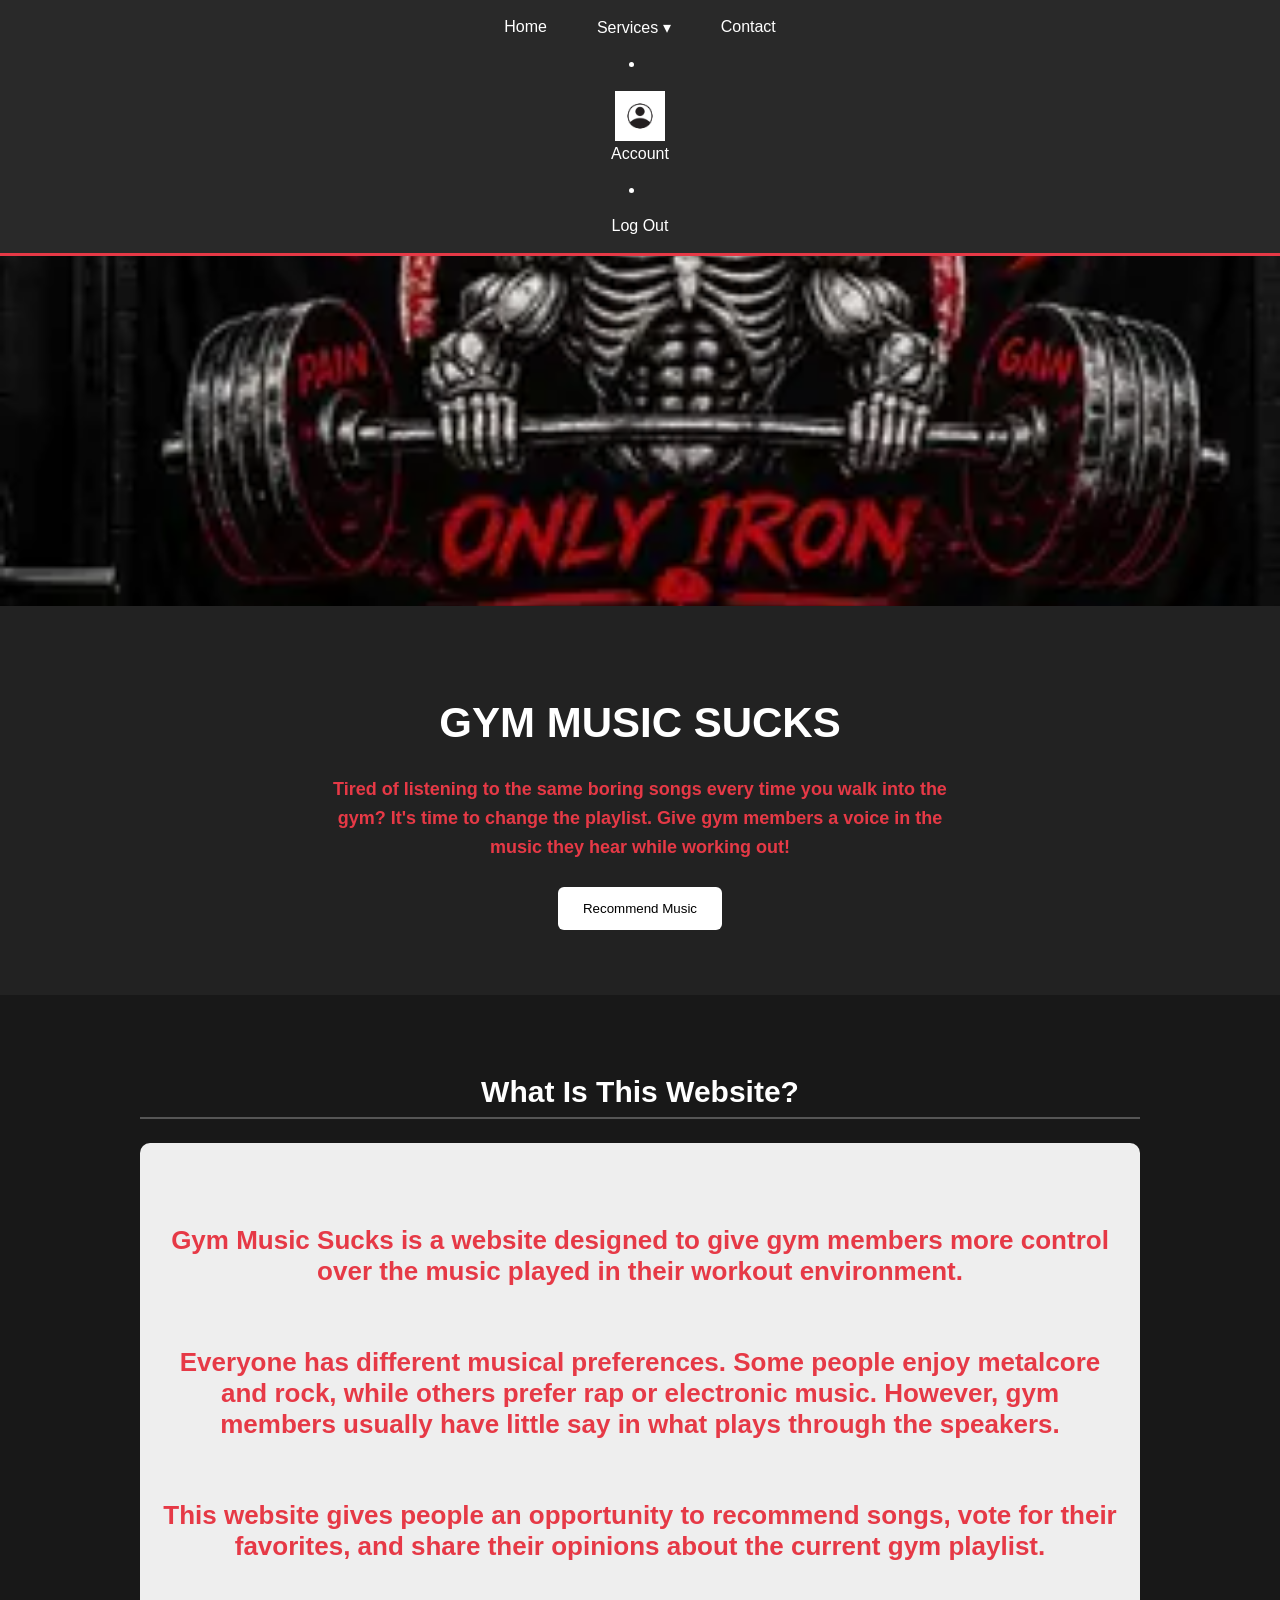
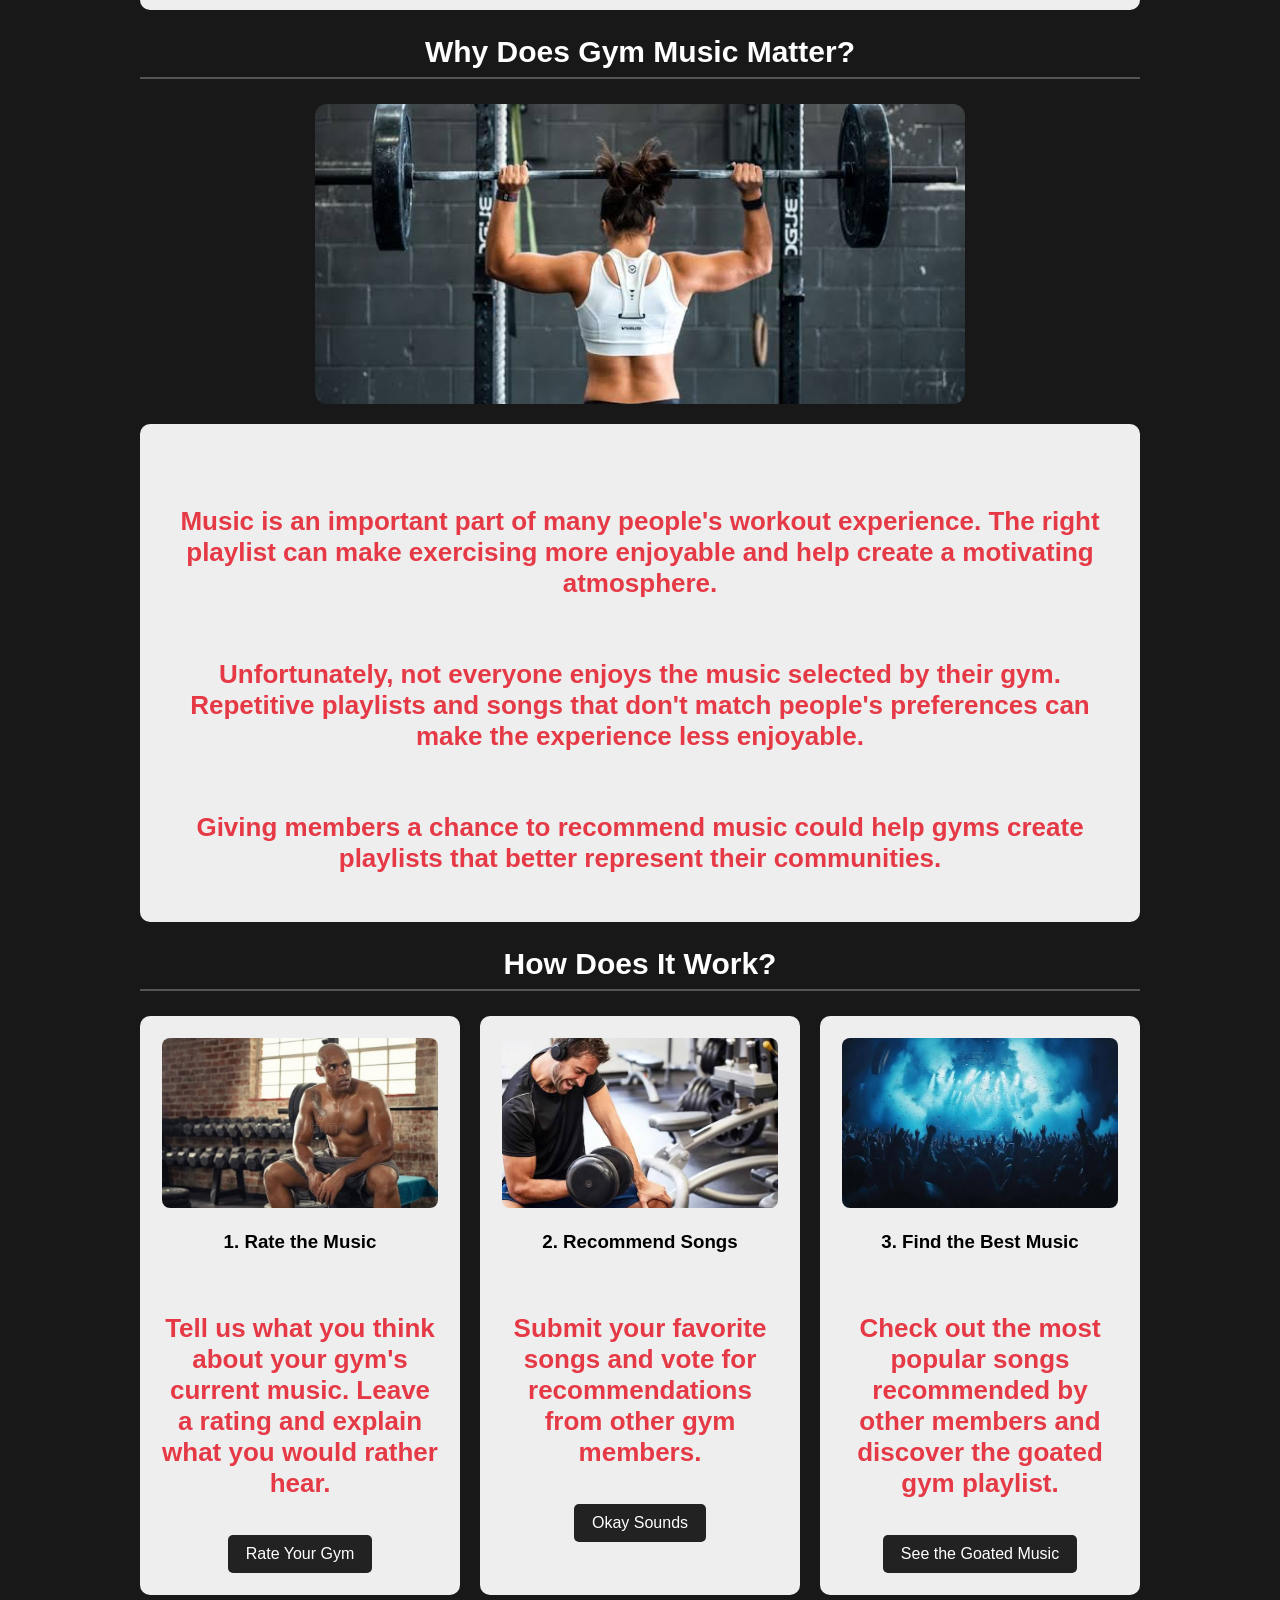
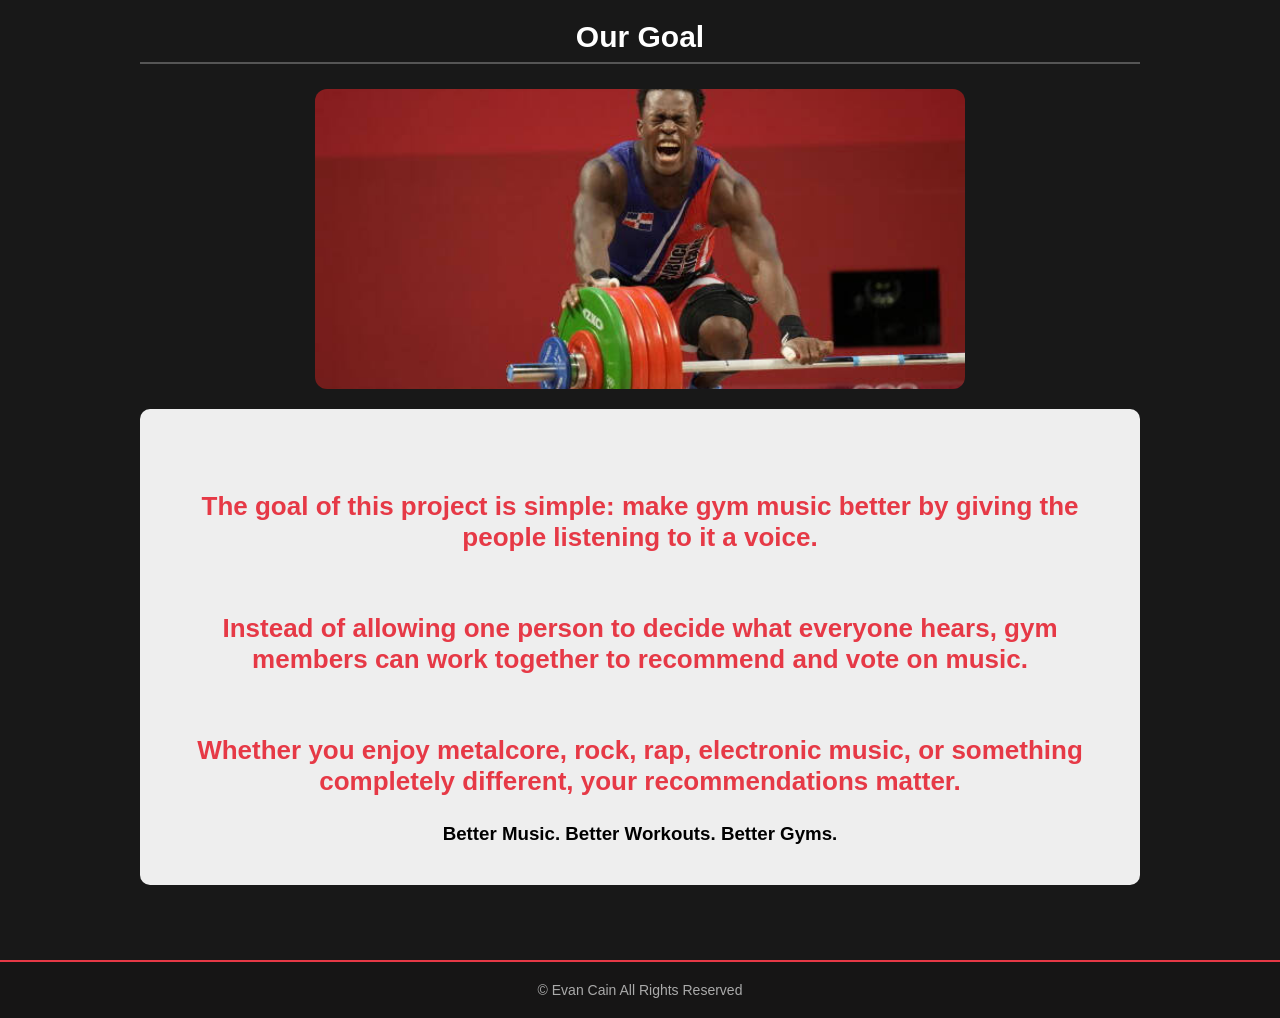
<file: docs/HomeSignedIn.html>
<!DOCTYPE html>
<html>
<head>
    <link rel="stylesheet" href="style.css">
    <title>Gym Music Sucks - Home</title>

    <style>
        .hero {
            text-align: center;
            padding: 65px 20px;
            background: #222;
            color: white;
        }

        .hero h1 {
            font-size: 42px;
        }

        .hero p {
            font-size: 18px;
            max-width: 650px;
            margin: auto;
            line-height: 1.6;
        }

        .hero button {
            margin-top: 25px;
            padding: 14px 25px;
            background: white;
            color: black;
            border: none;
            border-radius: 6px;
            cursor: pointer;
        }

        .content {
            max-width: 1000px;
            margin: 35px auto;
            padding: 20px;
        }

        .info-box {
            background: #eeeeee;
            color: black;
            padding: 22px;
            margin: 20px 0;
            border-radius: 10px;
        }

        .page-links {
            display: grid;
            grid-template-columns: repeat(auto-fit, minmax(220px, 1fr));
            gap: 20px;
            margin-top: 25px;
        }

        .page-card {
            background: #eeeeee;
            color: black;
            padding: 22px;
            border-radius: 10px;
            text-align: center;
        }

        .page-card img {
            width: 100%;
            height: 170px;
            object-fit: cover;
            border-radius: 8px;
        }

        .page-card a {
            display: inline-block;
            margin-top: 10px;
            padding: 10px 18px;
            background: #222;
            color: white;
            text-decoration: none;
            border-radius: 5px;
        }

        .page-card a:hover {
            background: #555;
        }

        .content h2 {
            border-bottom: 2px solid #555;
            padding-bottom: 8px;
        }

        .section-image {
            display: block;
            width: 100%;
            max-width: 650px;
            height: 300px;
            object-fit: cover;
            margin: 20px auto;
            border-radius: 12px;
        }

        .banner-image {
            width: 100%;
            max-height: 350px;
            object-fit: cover;
            display: block;
        }
    </style>
</head>

<body>

<nav>
    <ul>
        <li><a href="index.html">Home</a></li>
        <li>
            <a href="">Services ▾</a>
            <ul>
                <li><a href="sucky.html">Rate Your Gym Music</a></li>
                <li><a href="basic.html">Okay Sounds</a></li>
                <li><a href="goated.html">Goated Music Choice</a></li>
            </ul>
        </li>
        <li><a href="contact.html">Contact</a></li>
    </ul>
    <div id="nav-auth-container">

    <div id="logged-in-profile" style="display: none; align-items: center; gap: 10px; position: relative;">
        <div id="profile-icon" style="width: 36px; height: 36px; background-color: #007bff; color: white; border-radius: 50%; display: flex; justify-content: center; align-items: center; font-weight: bold; cursor: pointer; text-transform: uppercase;">
            U
        </div>
        
        <div id="profile-dropdown" style="display: none; position: absolute; top: 42px; right: 0; background-color: white; border: 1px solid #cccccc; border-radius: 4px; box-shadow: 0 4px 12px rgba(0,0,0,0.15); width: 150px; z-index: 100; text-align: left; padding: 5px 0;">
            <a href="HomeSignedIn.html" style="display: block; padding: 10px 15px; color: #333; text-decoration: none; font-size: 14px;">My Account</a>
            <hr style="border: 0; border-top: 1px solid #eee; margin: 5px 0;">
            <a href="index.html" id="logout-btn" style="display: block; padding: 10px 15px; color: #dc3545; text-decoration: none; font-size: 14px;">Log Out</a>
        </div>
    </div>
</div>
</li>
            </li>
            <li><a href="accounticon.html">
                <img src="PagePhotos/account-icon.jpg" height="50px" width="=50px" style="clear: right;">
               <center> <span>Account</span> </center>
            </a>
            <ul>
                <li><a href="Profile.html">Edit Profile</a></li>
                <li><a href="Music.html">My Music</a></li>
                <li><a href="Gym.html">My Gym</a></li>
                <li><a href="Friends">Friends</a></li>
            </ul>
            </li>
        </ul>
                <li> <a href="Project 3 Code Test.html">Log Out</a></li>
</nav>



<img class="banner-image"
     src="PagePhotos/flesh.webp"
     alt="Gym interior">

<div class="hero">

    <h1>GYM MUSIC SUCKS</h1>

    <p>
        Tired of listening to the same boring songs
        every time you walk into the gym?
        It's time to change the playlist.
        Give gym members a voice in the music
        they hear while working out!
    </p>

    <button onclick="location.href='basic.html'">
        Recommend Music
    </button>

</div>

<div class="content">

    <!-- ABOUT -->

    <h2>What Is This Website?</h2>

    <div class="info-box">

        <p>
            Gym Music Sucks is a website designed to give
            gym members more control over the music played
            in their workout environment.
        </p>

        <p>
            Everyone has different musical preferences.
            Some people enjoy metalcore and rock, while
            others prefer rap or electronic music.
            However, gym members usually have little say
            in what plays through the speakers.
        </p>

        <p>
            This website gives people an opportunity to
            recommend songs, vote for their favorites,
            and share their opinions about the current
            gym playlist.
        </p>

    </div>

    <!-- WHY MUSIC MATTERS -->

    <h2>Why Does Gym Music Matter?</h2>

    <img class="section-image"
         src="PagePhotos/woman.jpg"
         alt="Person working out while listening to music">

    <div class="info-box">

        <p>
            Music is an important part of many people's
            workout experience. The right playlist can
            make exercising more enjoyable and help
            create a motivating atmosphere.
        </p>

        <p>
            Unfortunately, not everyone enjoys the music
            selected by their gym. Repetitive playlists
            and songs that don't match people's preferences
            can make the experience less enjoyable.
        </p>

        <p>
            Giving members a chance to recommend music
            could help gyms create playlists that better
            represent their communities.
        </p>

    </div>

    <!-- HOW IT WORKS -->

    <h2>How Does It Work?</h2>

    <div class="page-links">

        <div class="page-card">

            <img src="PagePhotos/guy.jpg"
                 alt="Gym member reviewing music">

            <h3>1. Rate the Music</h3>

            <p>
                Tell us what you think about your gym's
                current music. Leave a rating and explain
                what you would rather hear.
            </p>

            <a href="sucky.html">Rate Your Gym</a>

        </div>

        <div class="page-card">

            <img src="PagePhotos/dumb.jpg"
                 alt="Headphones and music">

            <h3>2. Recommend Songs</h3>

            <p>
                Submit your favorite songs and vote
                for recommendations from other gym
                members.
            </p>

            <a href="basic.html">Okay Sounds</a>

        </div>

        <div class="page-card">

            <img src="PagePhotos/crowd.jpg"
                 alt="Rock concert crowd">

            <h3>3. Find the Best Music</h3>

            <p>
                Check out the most popular songs
                recommended by other members and
                discover the goated gym playlist.
            </p>

            <a href="goated.html">See the Goated Music</a>

        </div>

    </div>

    <!-- OUR GOAL -->

    <h2>Our Goal</h2>

    <img class="section-image"
         src="PagePhotos/pow.jpg"
         alt="Athlete lifting weights">

    <div class="info-box">

        <p>
            The goal of this project is simple:
            make gym music better by giving the people
            listening to it a voice.
        </p>

        <p>
            Instead of allowing one person to decide
            what everyone hears, gym members can work
            together to recommend and vote on music.
        </p>

        <p>
            Whether you enjoy metalcore, rock, rap,
            electronic music, or something completely
            different, your recommendations matter.
        </p>

        <h3>Better Music. Better Workouts. Better Gyms.</h3>

    </div>

</div>

<footer>
    &copy; Evan Cain All Rights Reserved
</footer>

</body>
</html>
</file>
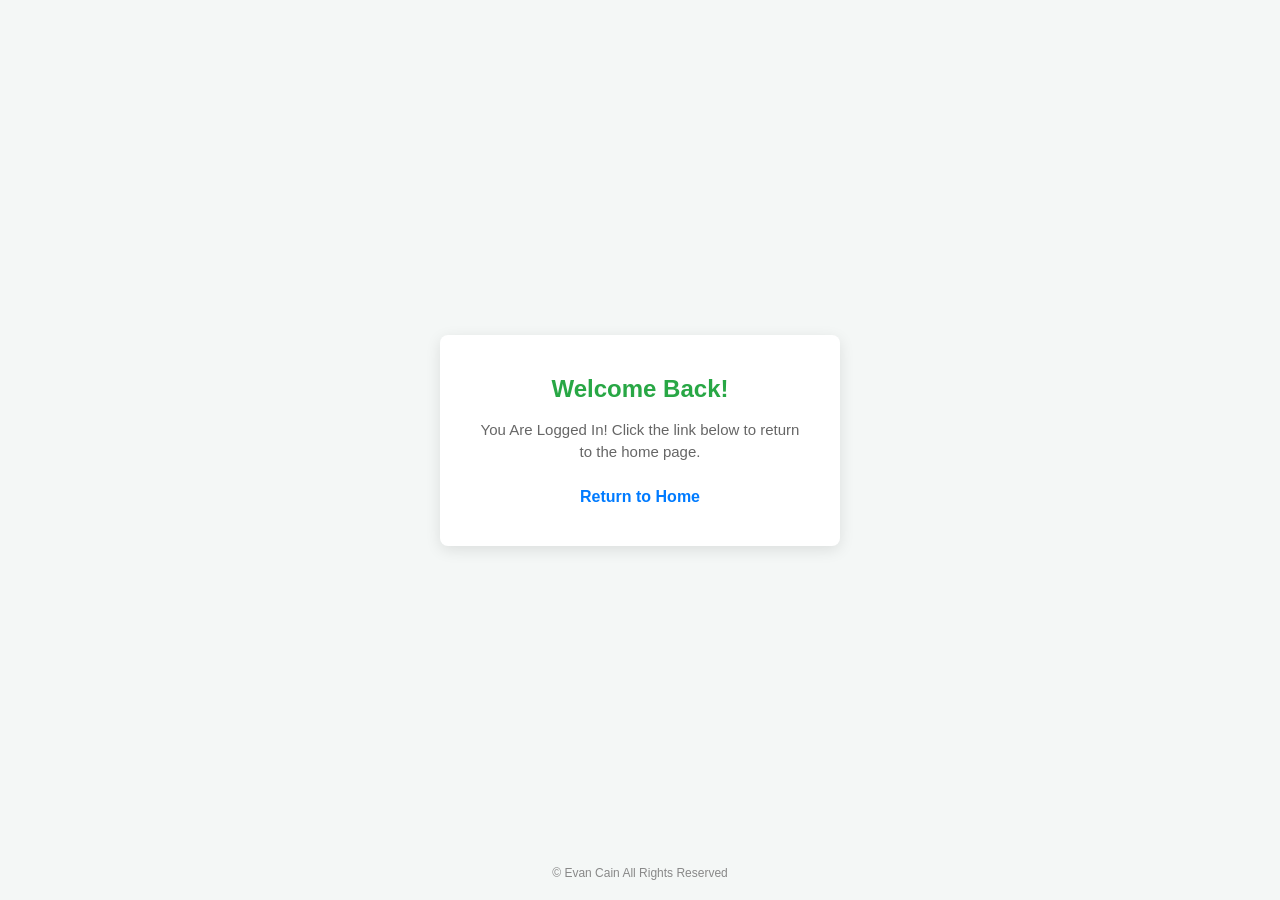
<file: docs/login-endpoint.html>
<!DOCTYPE html>
<html lang="en">
<head>
    <meta charset="UTF-8">
    <meta name="viewport" content="width=device-width, initial-scale=1.0">
    <title>Logged In</title>
    <style>
        * {
            box-sizing: border-box;
            margin: 0;
            padding: 0;
            font-family: 'Segoe UI', Tahoma, Geneva, Verdana, sans-serif;
        }
    
        body {
            background-color: #f4f7f6;
            display: flex;
            flex-direction: column; 
            justify-content: center;
            align-items: center;
            min-height: 100vh;
        }

        .box-container {
            background-color: #ffffff;
            padding: 40px;
            border-radius: 8px;
            box-shadow: 0 4px 15px rgba(0, 0, 0, 0.1);
            width: 100%;
            max-width: 400px;
            text-align: center;
            margin-bottom: 20px;
        }

        .homepage h2 {
            margin-bottom: 16px;
            color: #28a745; 
        }

        .homepage p {
            color: #666666;
            font-size: 15px;
            line-height: 1.5;
            margin-bottom: 24px;
        }

        .homepage a {
            display: inline-block;
            color: #007bff;
            text-decoration: none;
            font-weight: bold;
        }

        .homepage a:hover {
            text-decoration: underline;
        }

        footer {
            color: #888888;
            font-size: 12px;
            text-align: center;
            position: absolute;
            bottom: 20px;
        }
    </style>
</head>
<body>

    <div class="box-container">
        <div class="homepage">
            <h2>Welcome Back!</h2>
            <p>You Are Logged In! Click the link below to return to the home page.</p>
            <a href="HomeSignedIn.html">Return to Home</a>
        </div>
    </div>

    <footer>&copy; Evan Cain All Rights Reserved </footer>

</body>
</html>
</file>
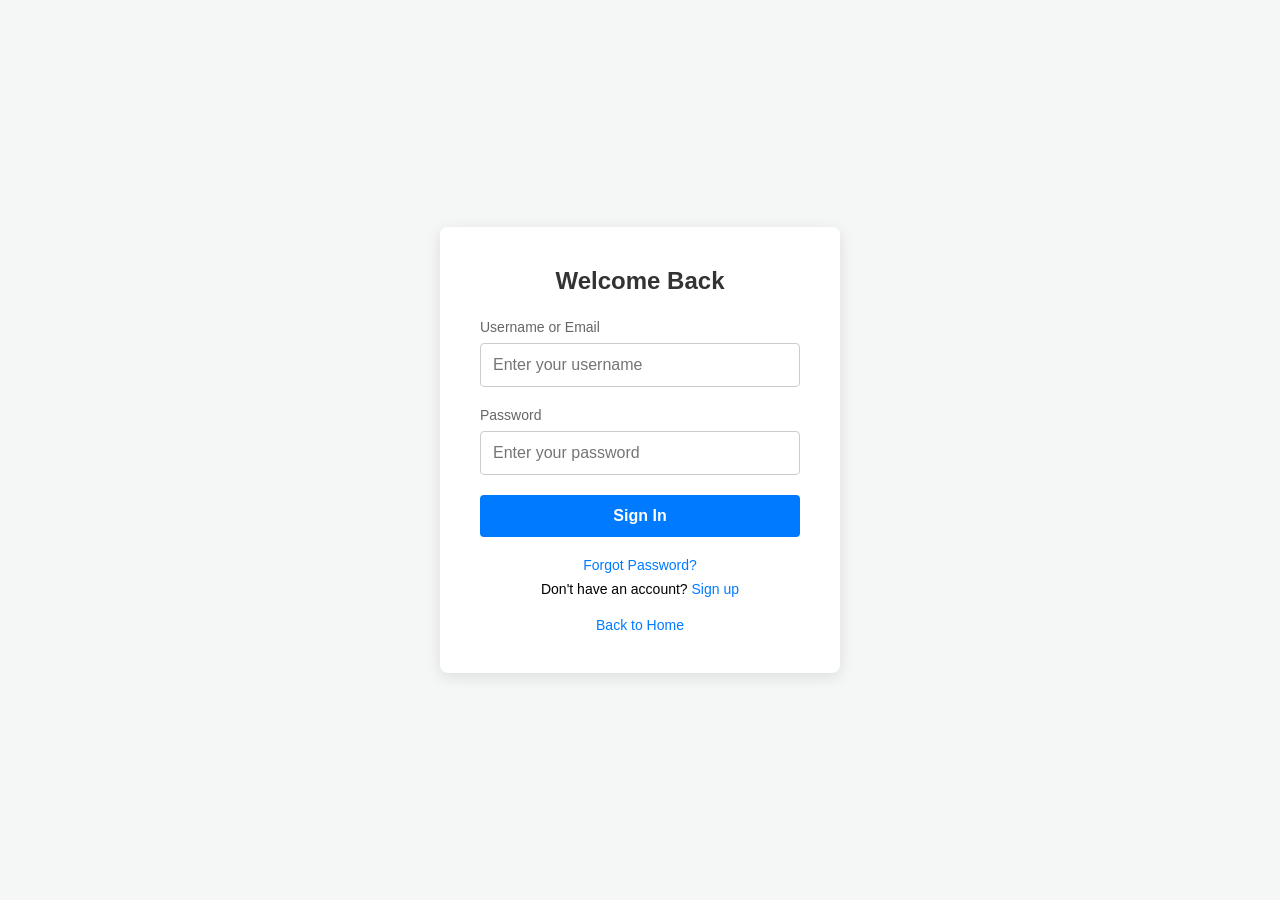
<file: docs/LoginTest.html>
<!DOCTYPE html>
<html lang="en">
<head>
    <meta charset="UTF-8">
    <meta name="viewport" content="width=device-width, initial-scale=1.0">
    <title>Login</title>
    <style>
        /* Modern CSS Reset & Centering Layout */
        * {
            box-sizing: border-box;
            margin: 0;
            padding: 0;
            font-family: 'Segoe UI', Tahoma, Geneva, Verdana, sans-serif;
        }

        body {
            background-color: #f4f7f6;
            display: flex;
            justify-content: center;
            align-items: center;
            height: 100vh;
        }

        /* Card Container */
        .login-container {
            background-color: #ffffff;
            padding: 40px;
            border-radius: 8px;
            box-shadow: 0 4px 15px rgba(0, 0, 0, 0.1);
            width: 100%;
            max-width: 400px;
        }

        h2 {
            margin-bottom: 24px;
            color: #333333;
            text-align: center;
        }

        /* Form Layout */
        .input-group {
            margin-bottom: 20px;
        }

        label {
            display: block;
            margin-bottom: 8px;
            color: #666666;
            font-size: 14px;
        }

        input[type="text"],
        input[type="password"] {
            width: 100%;
            padding: 12px;
            border: 1px solid #cccccc;
            border-radius: 4px;
            font-size: 16px;
            transition: border-color 0.2s;
        }

        input[type="text"]:focus,
        input[type="password"]:focus {
            border-color: #007bff;
            outline: none;
        }

        /* Action Button */
        .btn-submit {
            width: 100%;
            padding: 12px;
            background-color: #007bff;
            color: white;
            border: none;
            border-radius: 4px;
            font-size: 16px;
            font-weight: bold;
            cursor: pointer;
            transition: background-color 0.2s;
        }

        .btn-submit:hover {
            background-color: #0056b3;
        }

        /* Helper Links */
        .form-footer {
            margin-top: 20px;
            text-align: center;
            font-size: 14px;
        }

        .form-footer a {
            color: #007bff;
            text-decoration: none;
        }

        .form-footer a:hover {
            text-decoration: underline;
        }
    </style>
</head>
<body>

    <div class="login-container">
        <h2>Welcome Back</h2>
        
        <form action="login-endpoint.html" method="POST">
            
            <div class="input-group">
                <label for="username">Username or Email</label>
                <input type="text" id="username" name="username" required placeholder="Enter your username">
            </div>
            
            <div class="input-group">
                <label for="password">Password</label>
                <input type="password" id="password" name="password" required placeholder="Enter your password">
            </div>
            
            <button type="submit" class="btn-submit">Sign In</button>
            
        </form>

        <div class="form-footer">
            <p><a href="#">Forgot Password?</a></p>
            <p style="margin-top: 8px;">Don't have an account? <a href="Signin.html">Sign up</a></p>
        </div>
        <div class="form-footer">
            <p>
                <a href="index.html">Back to Home</a>
            </p>
        </div>
    </div>

</body>
</html>
</file>
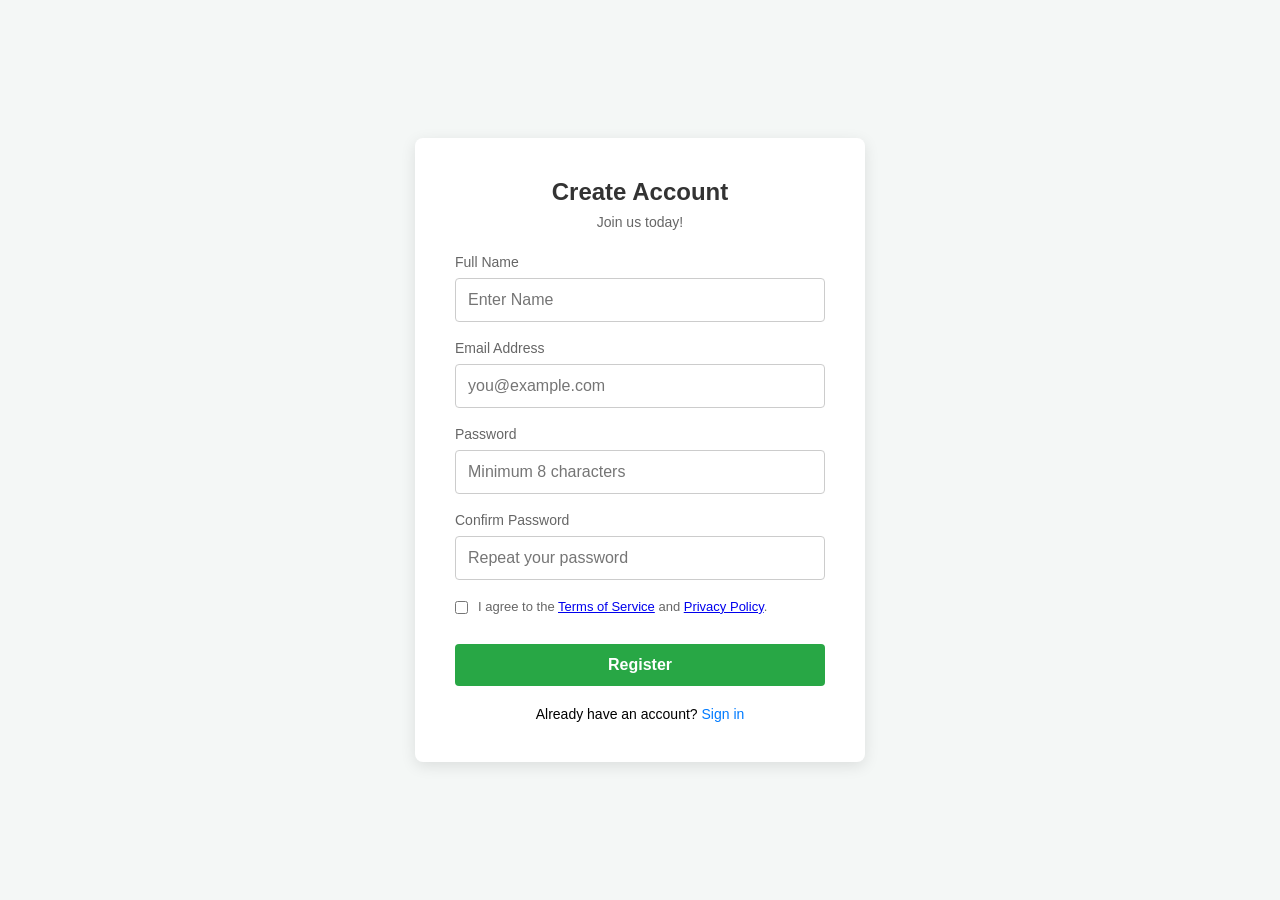
<file: docs/Signin.html>
<!DOCTYPE html>
<html lang="en">
<head>
    <meta charset="UTF-8">
    <meta name="viewport" content="width=device-width, initial-scale=1.0">
    <title>Create an Account</title>
    <style>
        * {
            box-sizing: border-box;
            margin: 0;
            padding: 0;
            font-family: 'Segoe UI', Tahoma, Geneva, Verdana, sans-serif;
        }

        body {
            background-color: #f4f7f6;
            display: flex;
            justify-content: center;
            align-items: center;
            min-height: 100vh; /* Using min-height to account for taller signup forms */
            padding: 20px 0;
        }

        .signup-container {
            background-color: #ffffff;
            padding: 40px;
            border-radius: 8px;
            box-shadow: 0 4px 15px rgba(0, 0, 0, 0.1);
            width: 100%;
            max-width: 450px; /* Slightly wider than login for multi-column inputs if needed */
        }

        h2 {
            margin-bottom: 8px;
            color: #333333;
            text-align: center;
        }

        .subtitle {
            text-align: center;
            color: #666666;
            font-size: 14px;
            margin-bottom: 24px;
        }

        .input-group {
            margin-bottom: 18px;
        }

        label {
            display: block;
            margin-bottom: 8px;
            color: #666666;
            font-size: 14px;
        }

        input {
            width: 100%;
            padding: 12px;
            border: 1px solid #cccccc;
            border-radius: 4px;
            font-size: 16px;
            transition: border-color 0.2s;
        }

        input:focus {
            border-color: #007bff;
            outline: none;
        }

        /* Checkbox & Terms Layout */
        .terms-group {
            display: flex;
            align-items: flex-start;
            gap: 10px;
            margin-bottom: 20px;
        }

        .terms-group input[type="checkbox"] {
            width: auto;
            margin-top: 3px;
        }

        .terms-group label {
            font-size: 13px;
            line-height: 1.4;
        }

        .btn-submit {
            width: 100%;
            padding: 12px;
            background-color: #28a745; /* Green to distinguish sign up from log in */
            color: white;
            border: none;
            border-radius: 4px;
            font-size: 16px;
            font-weight: bold;
            cursor: pointer;
            transition: background-color 0.2s;
        }

        .btn-submit:hover {
            background-color: #218838;
        }

        .form-footer {
            margin-top: 20px;
            text-align: center;
            font-size: 14px;
        }

        .form-footer a {
            color: #007bff;
            text-decoration: none;
        }

        .form-footer a:hover {
            text-decoration: underline;
        }
    </style>
</head>
<body>

    <div class="signup-container">
        <h2>Create Account</h2>
        <p class="subtitle">Join us today!</p>
        
        <form action="signup-endpoint.html" method="POST">
            
            <div class="input-group">
                <label for="fullname">Full Name</label>
                <input type="text" id="fullname" name="fullname" required placeholder="Enter Name">
            </div>

            <div class="input-group">
                <label for="email">Email Address</label>
                <input type="email" id="email" name="email" required placeholder="you@example.com">
            </div>
            
            <div class="input-group">
                <label for="password">Password</label>
                <input type="password" id="password" name="password" required placeholder="Minimum 8 characters">
            </div>

            <div class="input-group">
                <label for="confirm-password">Confirm Password</label>
                <input type="password" id="confirm-password" name="confirm_password" required placeholder="Repeat your password">
            </div>

            <div class="terms-group">
                <input type="checkbox" id="terms" name="terms" required>
                <label for="terms">I agree to the <a href="Terms.html">Terms of Service</a> and <a href="#">Privacy Policy</a>.</label>
            </div>
            
            <button type="submit" class="btn-submit">Register</button>
            
        </form>

        <div class="form-footer">
            <p>Already have an account? <a href="LoginTest.html">Sign in</a></p>
        </div>
    </div>

</body>
</html>
</file>
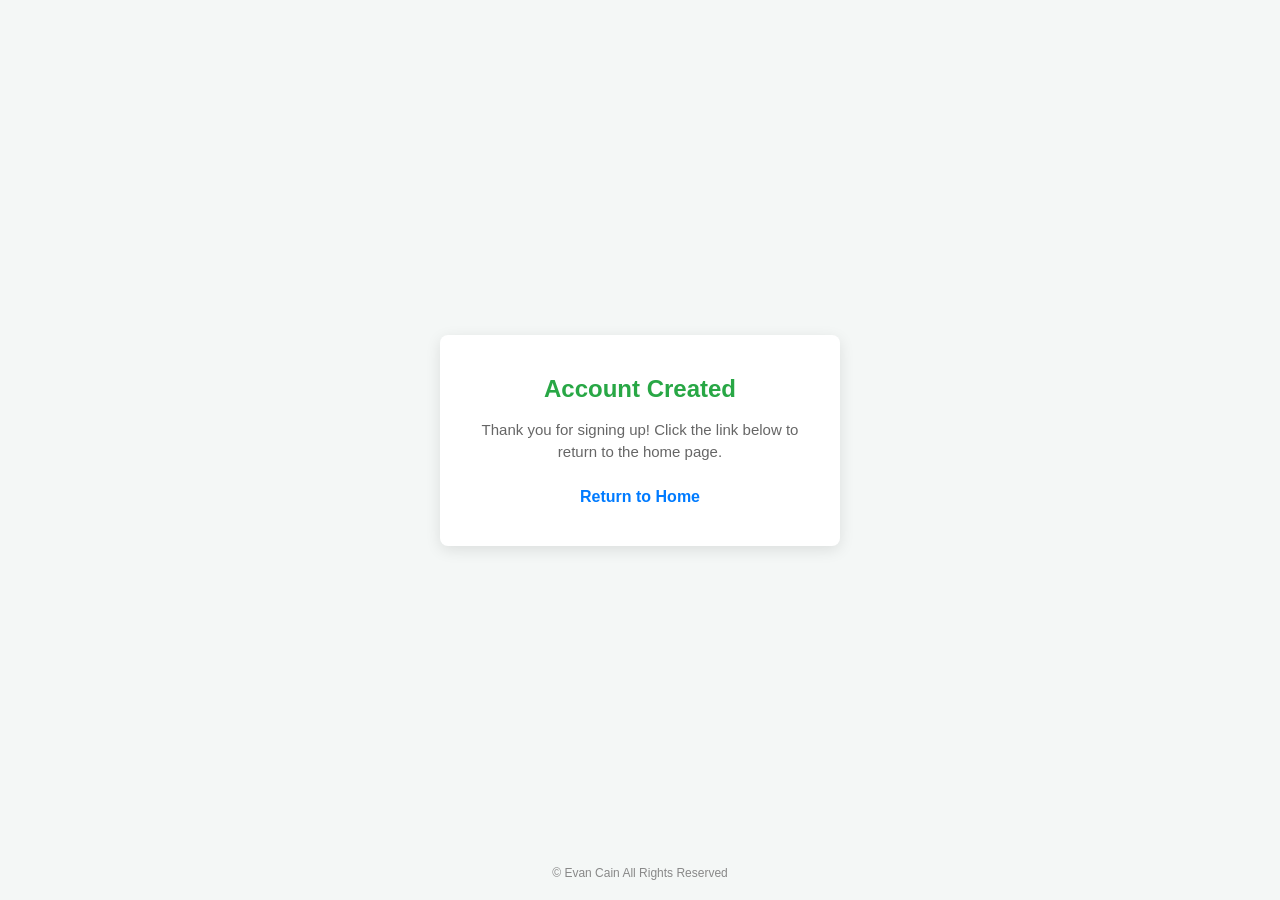
<file: docs/signup-endpoint.html>
<!DOCTYPE html>
<html lang="en">
<head>
    <meta charset="UTF-8">
    <meta name="viewport" content="width=device-width, initial-scale=1.0">
    <title>Account Created</title>
    <style>
        * {
            box-sizing: border-box;
            margin: 0;
            padding: 0;
            font-family: 'Segoe UI', Tahoma, Geneva, Verdana, sans-serif;
        }
    
        body {
            background-color: #f4f7f6;
            display: flex;
            flex-direction: column; 
            justify-content: center;
            align-items: center;
            min-height: 100vh;
        }

        .box-container {
            background-color: #ffffff;
            padding: 40px;
            border-radius: 8px;
            box-shadow: 0 4px 15px rgba(0, 0, 0, 0.1);
            width: 100%;
            max-width: 400px;
            text-align: center;
            margin-bottom: 20px;
        }

        .homepage h2 {
            margin-bottom: 16px;
            color: #28a745; 
        }

        .homepage p {
            color: #666666;
            font-size: 15px;
            line-height: 1.5;
            margin-bottom: 24px;
        }

        .homepage a {
            display: inline-block;
            color: #007bff;
            text-decoration: none;
            font-weight: bold;
        }

        .homepage a:hover {
            text-decoration: underline;
        }

        footer {
            color: #888888;
            font-size: 12px;
            text-align: center;
            position: absolute;
            bottom: 20px;
        }
    </style>
</head>
<body>

    <div class="box-container">
        <div class="homepage">
            <h2>Account Created</h2>
            <p>Thank you for signing up! Click the link below to return to the home page.</p>
            <a href="index.html">Return to Home</a>
        </div>
    </div>

    <footer>&copy; Evan Cain All Rights Reserved</footer>

</body>
</html>
</file>
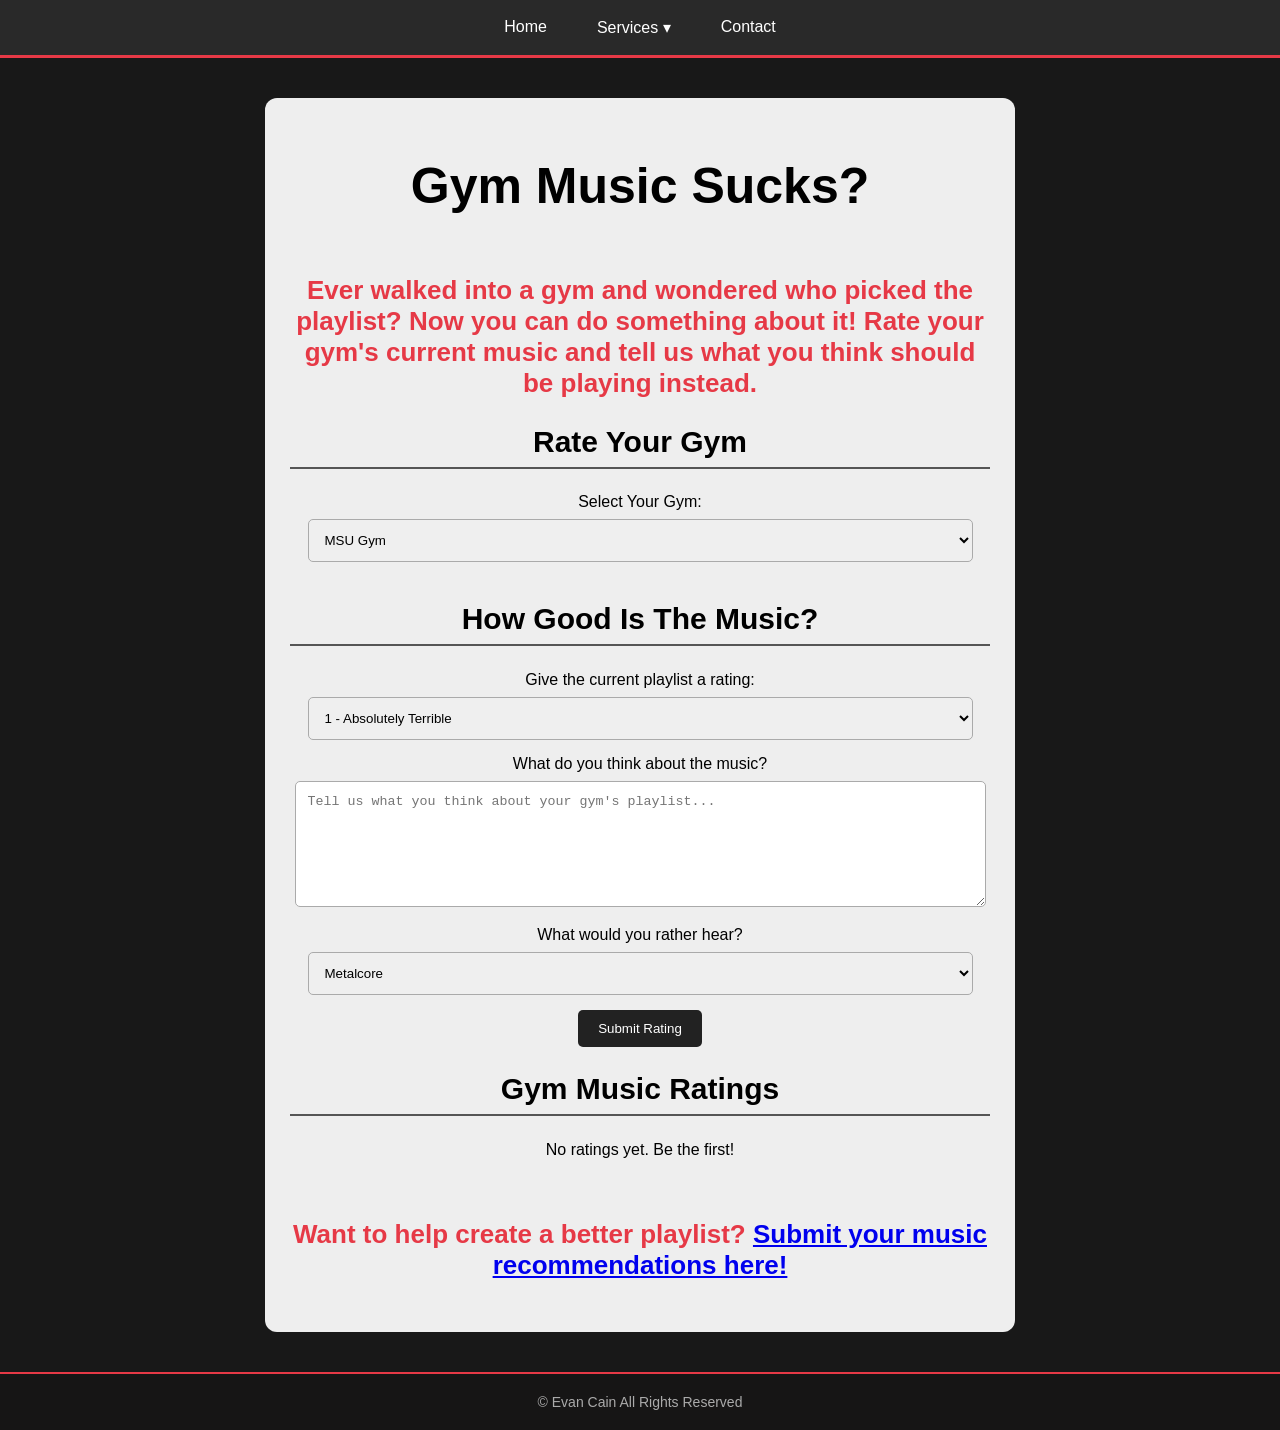
<file: docs/sucky.html>
<!DOCTYPE html>
<html>
<head>
    <link rel="stylesheet" href="style.css">
    <title>Rate Your Gym Music</title>

    <style>
        .music-container {
            max-width: 700px;
            margin: 40px auto;
            padding: 25px;
            background: #eeeeee;
            color: black;
            border-radius: 12px;
        }

        input, select, textarea {
            width: 95%;
            padding: 12px;
            margin: 8px 0 15px;
            border: 1px solid #aaa;
            border-radius: 5px;
        }

        textarea {
            height: 100px;
            resize: vertical;
        }

        button {
            padding: 11px 20px;
            background: #222;
            color: white;
            border: none;
            border-radius: 5px;
            cursor: pointer;
        }

        button:hover {
            background: #555;
        }

        .review {
            background: white;
            padding: 15px;
            margin-top: 15px;
            border-radius: 8px;
            border-left: 5px solid #555;
        }

        .rating {
            font-size: 25px;
            font-weight: bold;
        }

        .section-title {
            border-bottom: 2px solid #555;
            padding-bottom: 8px;
        }
    </style>
</head>

<body>

<nav>
    <ul>
        <li><a href="index.html">Home</a></li>
        <li>
            <a href="">Services ▾</a>
            <ul>
                <li><a href="sucky.html">Rate Your Gym Music</a></li>
                <li><a href="basic.html">Okay Sounds</a></li>
                <li><a href="goated.html">Goated Music Choice</a></li>
            </ul>
        </li>
        <li><a href="contact.html">Contact</a></li>
    </ul>
</nav>

<div class="music-container">

    <h1>Gym Music Sucks?</h1>

    <p>
        Ever walked into a gym and wondered who picked the playlist?
        Now you can do something about it!
        Rate your gym's current music and tell us what you think
        should be playing instead.
    </p>

    <h2 class="section-title">Rate Your Gym</h2>

    <label>Select Your Gym:</label>

    <select id="gym" onchange="displayReviews()">
        <option value="MSU Gym">MSU Gym</option>
        <option value="Planet Fitness">Planet Fitness</option>
        <option value="Anytime Fitness">Anytime Fitness</option>
        <option value="Other">Other</option>
    </select>

    <h2 class="section-title">How Good Is The Music?</h2>

    <label>Give the current playlist a rating:</label>

    <select id="rating">
        <option value="1">1 - Absolutely Terrible</option>
        <option value="2">2 - Needs Improvement</option>
        <option value="3">3 - It's Okay</option>
        <option value="4">4 - Pretty Good</option>
        <option value="5">5 - Absolutely Goated</option>
    </select>

    <label>What do you think about the music?</label>

    <textarea id="comment"
        placeholder="Tell us what you think about your gym's playlist..."></textarea>

    <label>What would you rather hear?</label>

    <select id="suggestion">
        <option>Metalcore</option>
        <option>Rock</option>
        <option>Rap</option>
        <option>Electronic</option>
        <option>Pop</option>
        <option>A mix of everything</option>
    </select>

    <button onclick="submitReview()">Submit Rating</button>

    <h2 class="section-title">Gym Music Ratings</h2>

    <div id="average"></div>

    <div id="reviewList"></div>

    <p>
        Want to help create a better playlist?
        <a href="basic.html">Submit your music recommendations here!</a>
    </p>

</div>

<script>

    let reviews = JSON.parse(localStorage.getItem("gymReviews")) || [];

    function submitReview() {

        let gym = document.getElementById("gym").value;
        let rating = Number(document.getElementById("rating").value);
        let comment = document.getElementById("comment").value.trim();
        let suggestion = document.getElementById("suggestion").value;

        if (comment === "") {
            alert("Please leave a comment about your gym's music!");
            return;
        }

        reviews.push({
            gym: gym,
            rating: rating,
            comment: comment,
            suggestion: suggestion
        });

        localStorage.setItem("gymReviews", JSON.stringify(reviews));

        document.getElementById("comment").value = "";

        alert("Your rating has been submitted!");

        displayReviews();
    }

    function displayReviews() {

        let gym = document.getElementById("gym").value;

        let filtered = reviews.filter(review => review.gym === gym);

        let list = document.getElementById("reviewList");
        let average = document.getElementById("average");

        list.innerHTML = "";

        if (filtered.length === 0) {
            average.textContent = "No ratings yet. Be the first!";
            return;
        }

        let total = 0;

        filtered.forEach(review => {
            total += review.rating;
        });

        let avg = (total / filtered.length).toFixed(1);

        average.innerHTML =
            "<h3>Average Rating: " + avg + " / 5 ⭐</h3>" +
            "<p>Based on " + filtered.length + " reviews.</p>";

        filtered.forEach(review => {

            let div = document.createElement("div");
            div.className = "review";

            let rating = document.createElement("p");
            rating.className = "rating";
            rating.textContent = "⭐ " + review.rating + " / 5";

            let comment = document.createElement("p");
            comment.textContent = review.comment;

            let suggestion = document.createElement("p");
            suggestion.textContent =
                "Preferred genre: " + review.suggestion;

            div.appendChild(rating);
            div.appendChild(comment);
            div.appendChild(suggestion);

            list.appendChild(div);

        });
    }

    displayReviews();

</script>

<footer>
    &copy; Evan Cain All Rights Reserved
</footer>

</body>
</html>
</file>
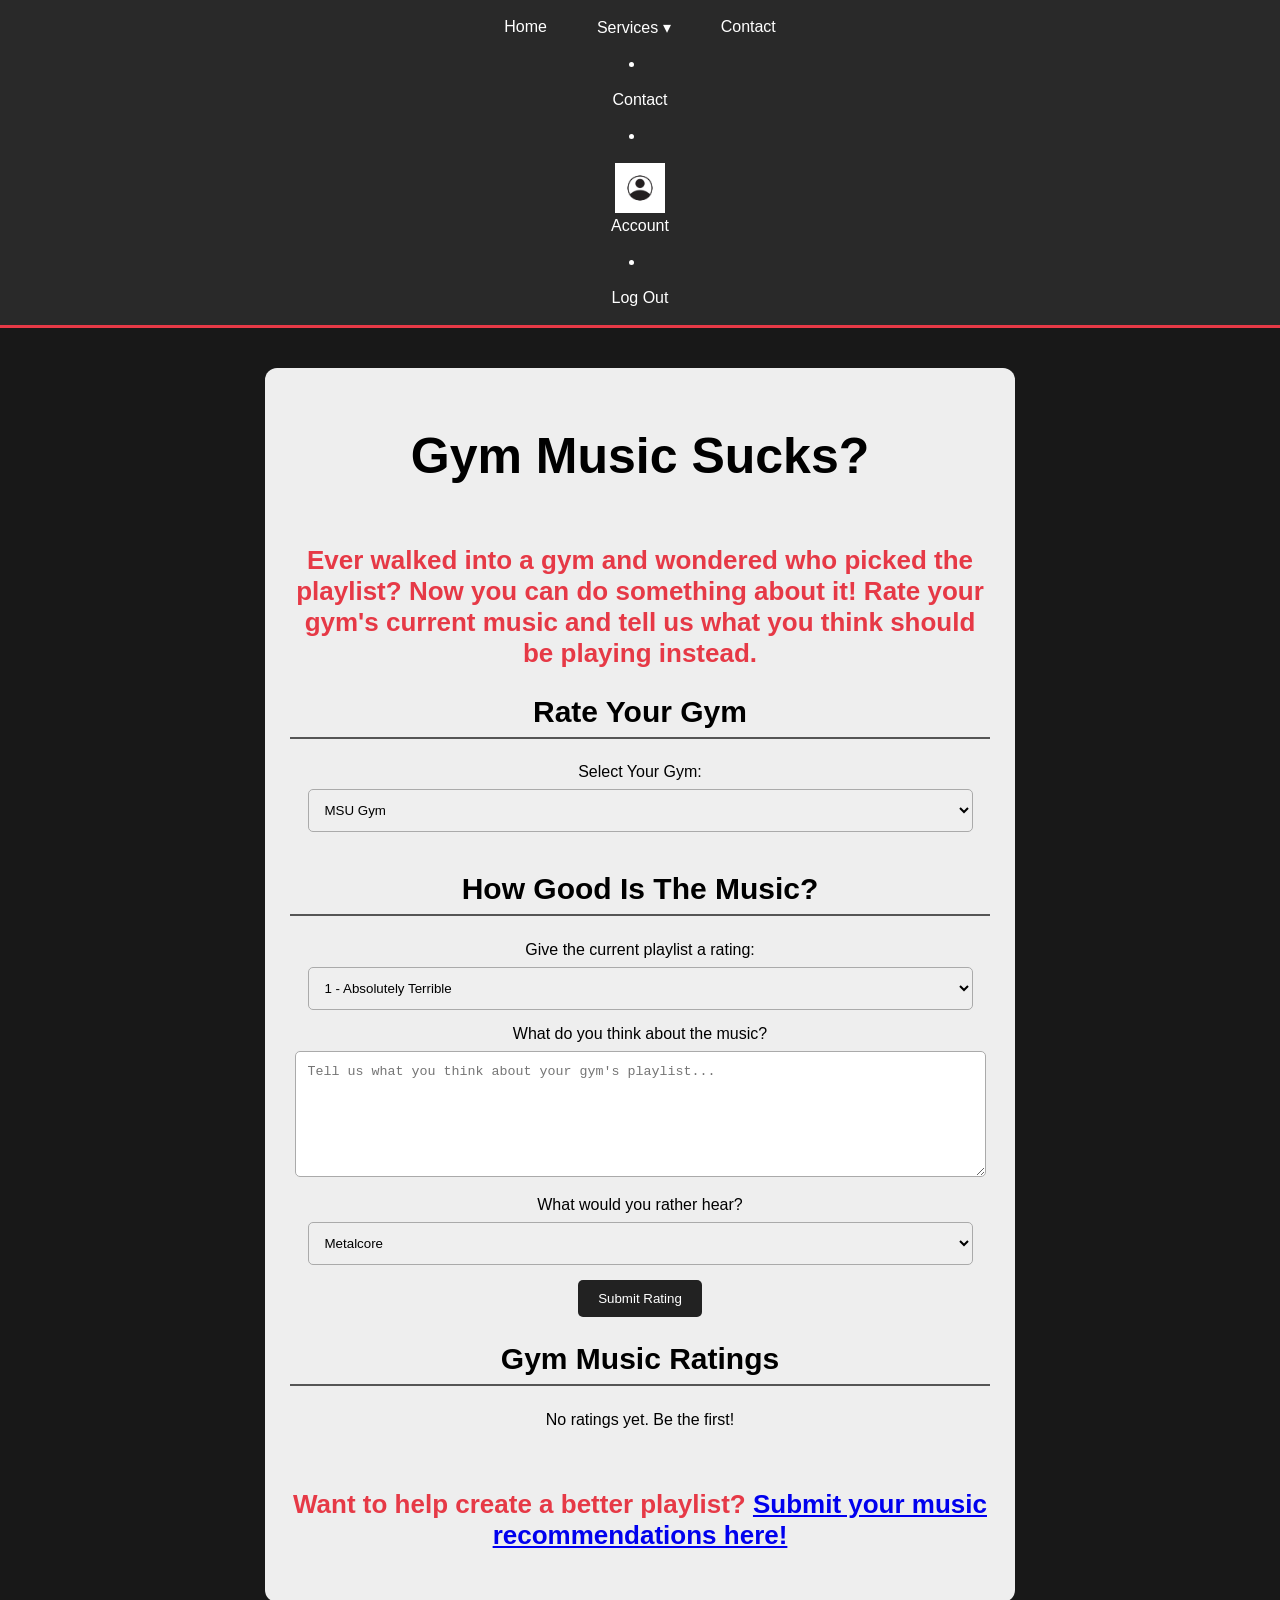
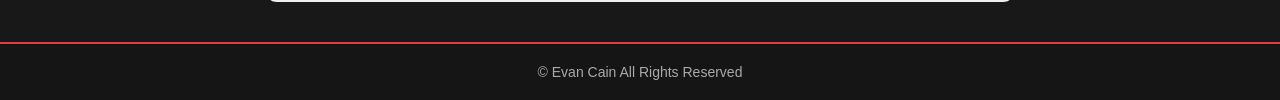
<file: docs/suckyin.html>
<!DOCTYPE html>
<html>
<head>
    <link rel="stylesheet" href="style.css">
    <title>Rate Your Gym Music</title>

    <style>
        .music-container {
            max-width: 700px;
            margin: 40px auto;
            padding: 25px;
            background: #eeeeee;
            color: black;
            border-radius: 12px;
        }

        input, select, textarea {
            width: 95%;
            padding: 12px;
            margin: 8px 0 15px;
            border: 1px solid #aaa;
            border-radius: 5px;
        }

        textarea {
            height: 100px;
            resize: vertical;
        }

        button {
            padding: 11px 20px;
            background: #222;
            color: white;
            border: none;
            border-radius: 5px;
            cursor: pointer;
        }

        button:hover {
            background: #555;
        }

        .review {
            background: white;
            padding: 15px;
            margin-top: 15px;
            border-radius: 8px;
            border-left: 5px solid #555;
        }

        .rating {
            font-size: 25px;
            font-weight: bold;
        }

        .section-title {
            border-bottom: 2px solid #555;
            padding-bottom: 8px;
        }
    </style>
</head>

<body>

<nav>
    <ul>
        <li><a href="HomeSignedIn.html">Home</a></li>
        <li>
            <a href="">Services ▾</a>
            <ul>
                <li><a href="sucky.html">Rate Your Gym Music</a></li>
                <li><a href="basic.html">Okay Sounds</a></li>
                <li><a href="goated.html">Goated Music Choice</a></li>
            </ul>
        </li>
        <li><a href="contact.html">Contact</a></li>
    </ul>
    <div id="nav-auth-container">

    <div id="logged-in-profile" style="display: none; align-items: center; gap: 10px; position: relative;">
        <div id="profile-icon" style="width: 36px; height: 36px; background-color: #007bff; color: white; border-radius: 50%; display: flex; justify-content: center; align-items: center; font-weight: bold; cursor: pointer; text-transform: uppercase;">
            U
        </div>
        
        <div id="profile-dropdown" style="display: none; position: absolute; top: 42px; right: 0; background-color: white; border: 1px solid #cccccc; border-radius: 4px; box-shadow: 0 4px 12px rgba(0,0,0,0.15); width: 150px; z-index: 100; text-align: left; padding: 5px 0;">
            <a href="HomeSignedIn.html" style="display: block; padding: 10px 15px; color: #333; text-decoration: none; font-size: 14px;">My Account</a>
            <hr style="border: 0; border-top: 1px solid #eee; margin: 5px 0;">
            <a href="Project 3 Code Test.html" id="logout-btn" style="display: block; padding: 10px 15px; color: #dc3545; text-decoration: none; font-size: 14px;">Log Out</a>
        </div>
    </div>
</div>
</li>
            </li>
            <li><a href="contact.html">Contact</a></li>
            <li><a href="accounticon.html">
                <img src="PagePhotos/account-icon.jpg" height="50px" width="=50px" style="clear: right;">
               <center> <span>Account</span> </center>
            </a>
            <ul>
                <li><a href="Profile.html">Edit Profile</a></li>
                <li><a href="Music.html">My Music</a></li>
                <li><a href="Gym.html">My Gym</a></li>
                <li><a href="Friends">Friends</a></li>
            </ul>
            </li>
        </ul>
                <li> <a href="Project 3 Code Test.html">Log Out</a></li>
</nav>

<div class="music-container">

    <h1>Gym Music Sucks?</h1>

    <p>
        Ever walked into a gym and wondered who picked the playlist?
        Now you can do something about it!
        Rate your gym's current music and tell us what you think
        should be playing instead.
    </p>

    <h2 class="section-title">Rate Your Gym</h2>

    <label>Select Your Gym:</label>

    <select id="gym" onchange="displayReviews()">
        <option value="MSU Gym">MSU Gym</option>
        <option value="Planet Fitness">Planet Fitness</option>
        <option value="Anytime Fitness">Anytime Fitness</option>
        <option value="Other">Other</option>
    </select>

    <h2 class="section-title">How Good Is The Music?</h2>

    <label>Give the current playlist a rating:</label>

    <select id="rating">
        <option value="1">1 - Absolutely Terrible</option>
        <option value="2">2 - Needs Improvement</option>
        <option value="3">3 - It's Okay</option>
        <option value="4">4 - Pretty Good</option>
        <option value="5">5 - Absolutely Goated</option>
    </select>

    <label>What do you think about the music?</label>

    <textarea id="comment"
        placeholder="Tell us what you think about your gym's playlist..."></textarea>

    <label>What would you rather hear?</label>

    <select id="suggestion">
        <option>Metalcore</option>
        <option>Rock</option>
        <option>Rap</option>
        <option>Electronic</option>
        <option>Pop</option>
        <option>A mix of everything</option>
    </select>

    <button onclick="submitReview()">Submit Rating</button>

    <h2 class="section-title">Gym Music Ratings</h2>

    <div id="average"></div>

    <div id="reviewList"></div>

    <p>
        Want to help create a better playlist?
        <a href="basic.html">Submit your music recommendations here!</a>
    </p>

</div>

<script>

    let reviews = JSON.parse(localStorage.getItem("gymReviews")) || [];

    function submitReview() {

        let gym = document.getElementById("gym").value;
        let rating = Number(document.getElementById("rating").value);
        let comment = document.getElementById("comment").value.trim();
        let suggestion = document.getElementById("suggestion").value;

        if (comment === "") {
            alert("Please leave a comment about your gym's music!");
            return;
        }

        reviews.push({
            gym: gym,
            rating: rating,
            comment: comment,
            suggestion: suggestion
        });

        localStorage.setItem("gymReviews", JSON.stringify(reviews));

        document.getElementById("comment").value = "";

        alert("Your rating has been submitted!");

        displayReviews();
    }

    function displayReviews() {

        let gym = document.getElementById("gym").value;

        let filtered = reviews.filter(review => review.gym === gym);

        let list = document.getElementById("reviewList");
        let average = document.getElementById("average");

        list.innerHTML = "";

        if (filtered.length === 0) {
            average.textContent = "No ratings yet. Be the first!";
            return;
        }

        let total = 0;

        filtered.forEach(review => {
            total += review.rating;
        });

        let avg = (total / filtered.length).toFixed(1);

        average.innerHTML =
            "<h3>Average Rating: " + avg + " / 5 ⭐</h3>" +
            "<p>Based on " + filtered.length + " reviews.</p>";

        filtered.forEach(review => {

            let div = document.createElement("div");
            div.className = "review";

            let rating = document.createElement("p");
            rating.className = "rating";
            rating.textContent = "⭐ " + review.rating + " / 5";

            let comment = document.createElement("p");
            comment.textContent = review.comment;

            let suggestion = document.createElement("p");
            suggestion.textContent =
                "Preferred genre: " + review.suggestion;

            div.appendChild(rating);
            div.appendChild(comment);
            div.appendChild(suggestion);

            list.appendChild(div);

        });
    }

    displayReviews();

</script>

<footer>
    &copy; Evan Cain All Rights Reserved
</footer>

</body>
</html>
</file>
<file: docs/style.css>
/* Overall page styling */
body {
    background-color: #181818;
    color: white;
    font-family: Arial, Helvetica, sans-serif;
    margin: 0;
    padding: 0;
    text-align: center;
}

/* Main content area */
article {
    min-height: 80vh;
    padding: 20px;
}

/* Navigation bar */
nav {
    background-color: #292929;
    padding: 0;
    border-bottom: 3px solid #e63946;
}

/* Main navigation list */
nav ul {
    list-style: none;
    margin: 0;
    padding: 0;
}

/* Main menu items */
nav > ul {
    display: flex;
    justify-content: center;
}

/* All navigation links */
nav a {
    display: block;
    color: white;
    text-decoration: none;
    padding: 18px 25px;
    font-size: 16px;
    transition: background-color 0.3s;
}

/* Hover effects */
nav a:hover {
    background-color: #e63946;
    color: white;
}

/* Dropdown menu */
nav li {
    position: relative;
}

/* Hide dropdown by default */
nav li ul {
    display: none;
    position: absolute;
    top: 100%;
    left: 0;
    background-color: #292929;
    min-width: 200px;
    z-index: 1000;
    border-top: 3px solid #e63946;
}

/* Show dropdown when hovering */
nav li:hover > ul {
    display: block;
}

/* Dropdown links */
nav li ul li a {
    text-align: left;
    padding: 14px 18px;
    white-space: nowrap;
}

/* Main paragraph */
p {
    font-size: 24px;
    font-weight: bold;
    margin-top: 50px;
    color: #e63946;
}

/* Footer */
footer {
    background-color: #161515;
    color: #aaaaaa;
    padding: 20px;
    border-top: 2px solid #e63946;
    font-size: 14px;
}


    nav > ul {
        flex-direction: row;
    }

    nav li ul {
        position: static;
        width: 100%;
    }

    nav li:hover > ul {
        display: block;
    }

    nav li ul li a {
        text-align: center;
        white-space: normal;
    }

    p {
        font-size: 26px;
        margin-top: 60px;
    }

    h1 {
        font-size: 50px;
        margin-top: 60;
    }

    .homepage {
    display: flex;
    align-items: center;
    gap: 20px;

    width: 550px;
    padding: 20px;
    margin: 40px 20px;

    background-color: #292929;
    color: white;
    border: 3px solid #e63946;
    border-radius: 10px;

    text-align: left;
    box-sizing: border-box;
    }
    
    homepage img {
    width: 200px;
    height: 200px;
    object-fit: cover;
    border-radius: 8px;
}

.homepage-text {
    flex: 1;
}

.homepage-text h2 {
    color: #e63946;
    margin-top: 0;
}

.homepage-text p {
    color: white;
    font-size: 16px;
    line-height: 1.5;
    margin-top: 10px;
}


 .homepage {
        width: calc(100% - 20px);
        margin: 20px 10px;
        flex-direction: column;
    }

    .homepage img {
        width: 100%;
        height: auto;
        max-height: 250px;
    }

    h2 { 
        font-size: 30px;
        margin-top: 30;
    }

    .box-container {
    display: flex;
    justify-content: space-around;
    align-items: stretch;
    gap: 20px;
    padding: 20px;
}


.homepage,
.middlebox,
.rightbox {
    flex: 1;
    min-width: 0;
    padding: 20px;
    background-color: #292929;
    color: white;
    border: 3px solid #e63946;
    border-radius: 10px;
    text-align: center;
    box-sizing: border-box;
}


.homepage img,
.middlebox img,
.rightbox img {
    width: 100%;
    height: 180px;
    object-fit: cover;
    border-radius: 8px;
}


.homepage h2,
.middlebox h2,
.rightbox h2 {
    color: #e63946;
}


.homepage p,
.middlebox p,
.rightbox p {
    color: white;
    font-size: 16px;
    line-height: 1.5;
}


@media (max-width: 700px) {
    .box-container {
        flex-direction: column;
    }
}
</file>
